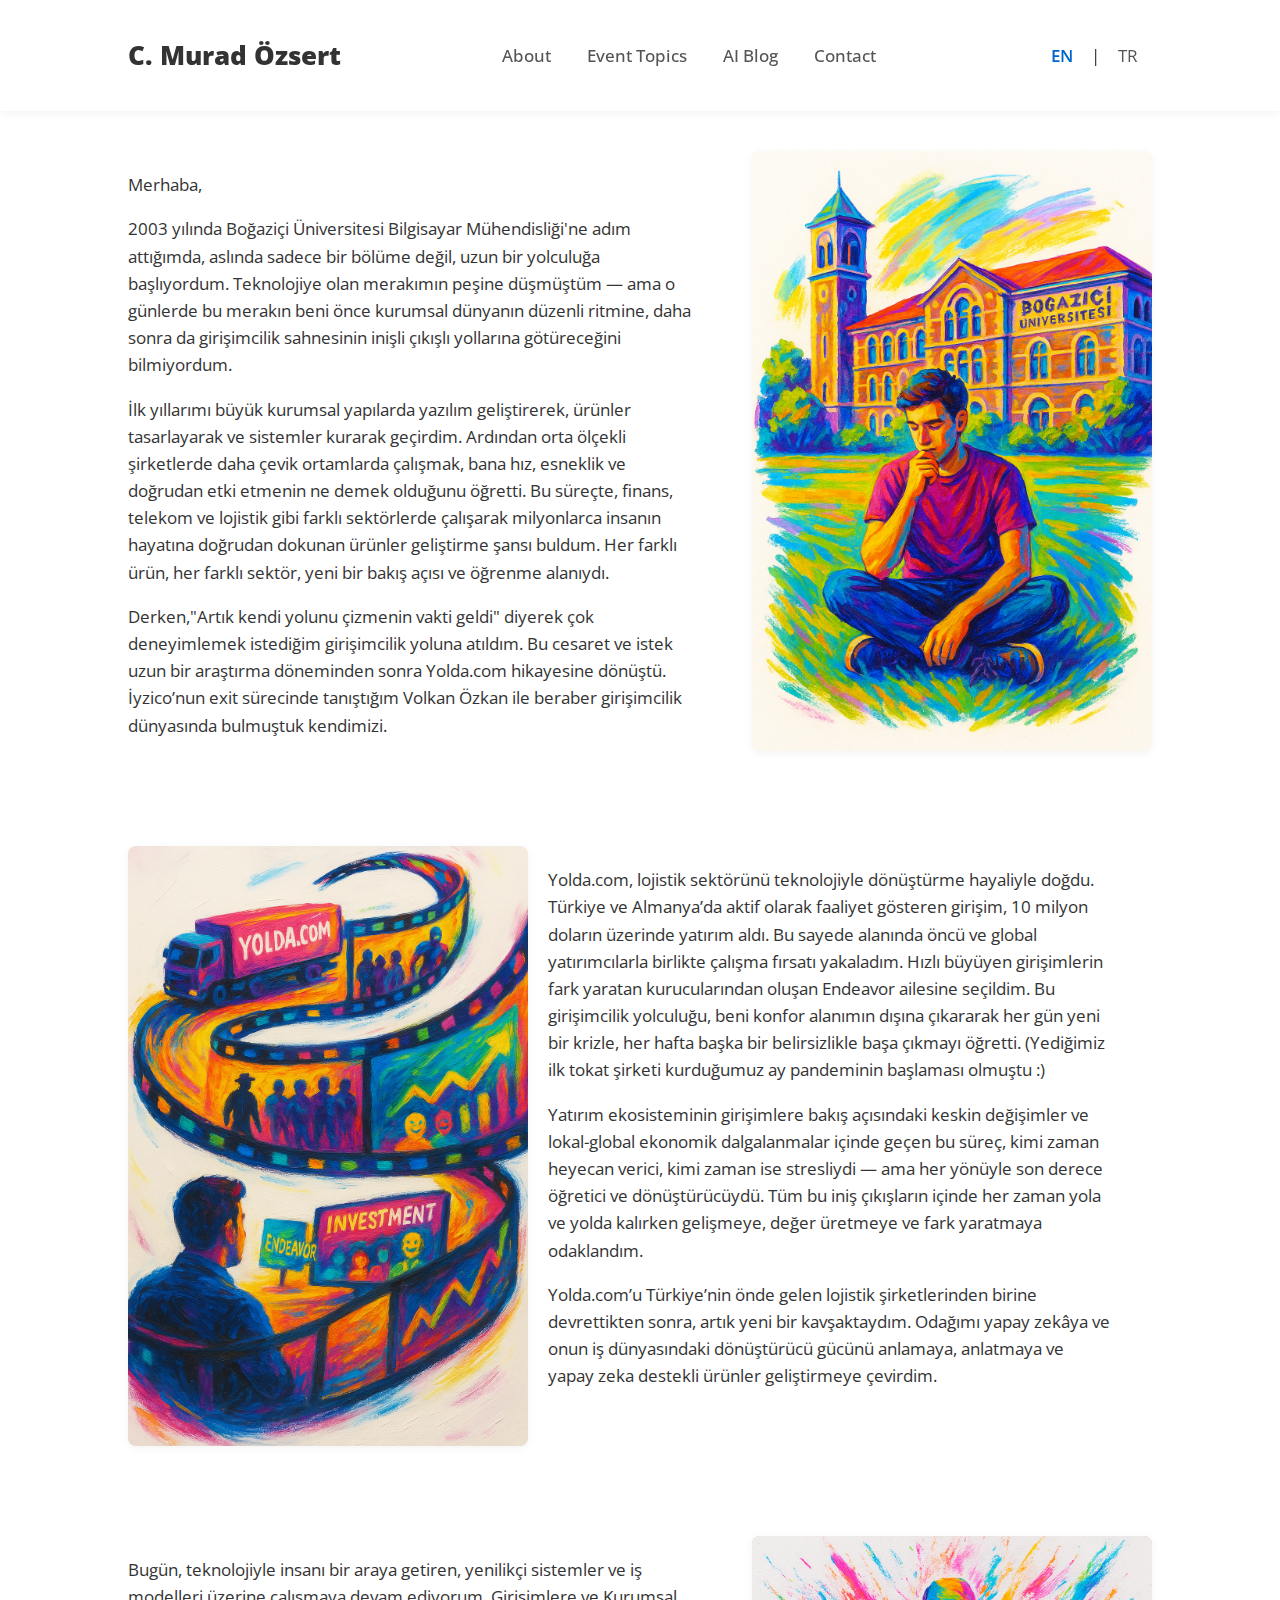
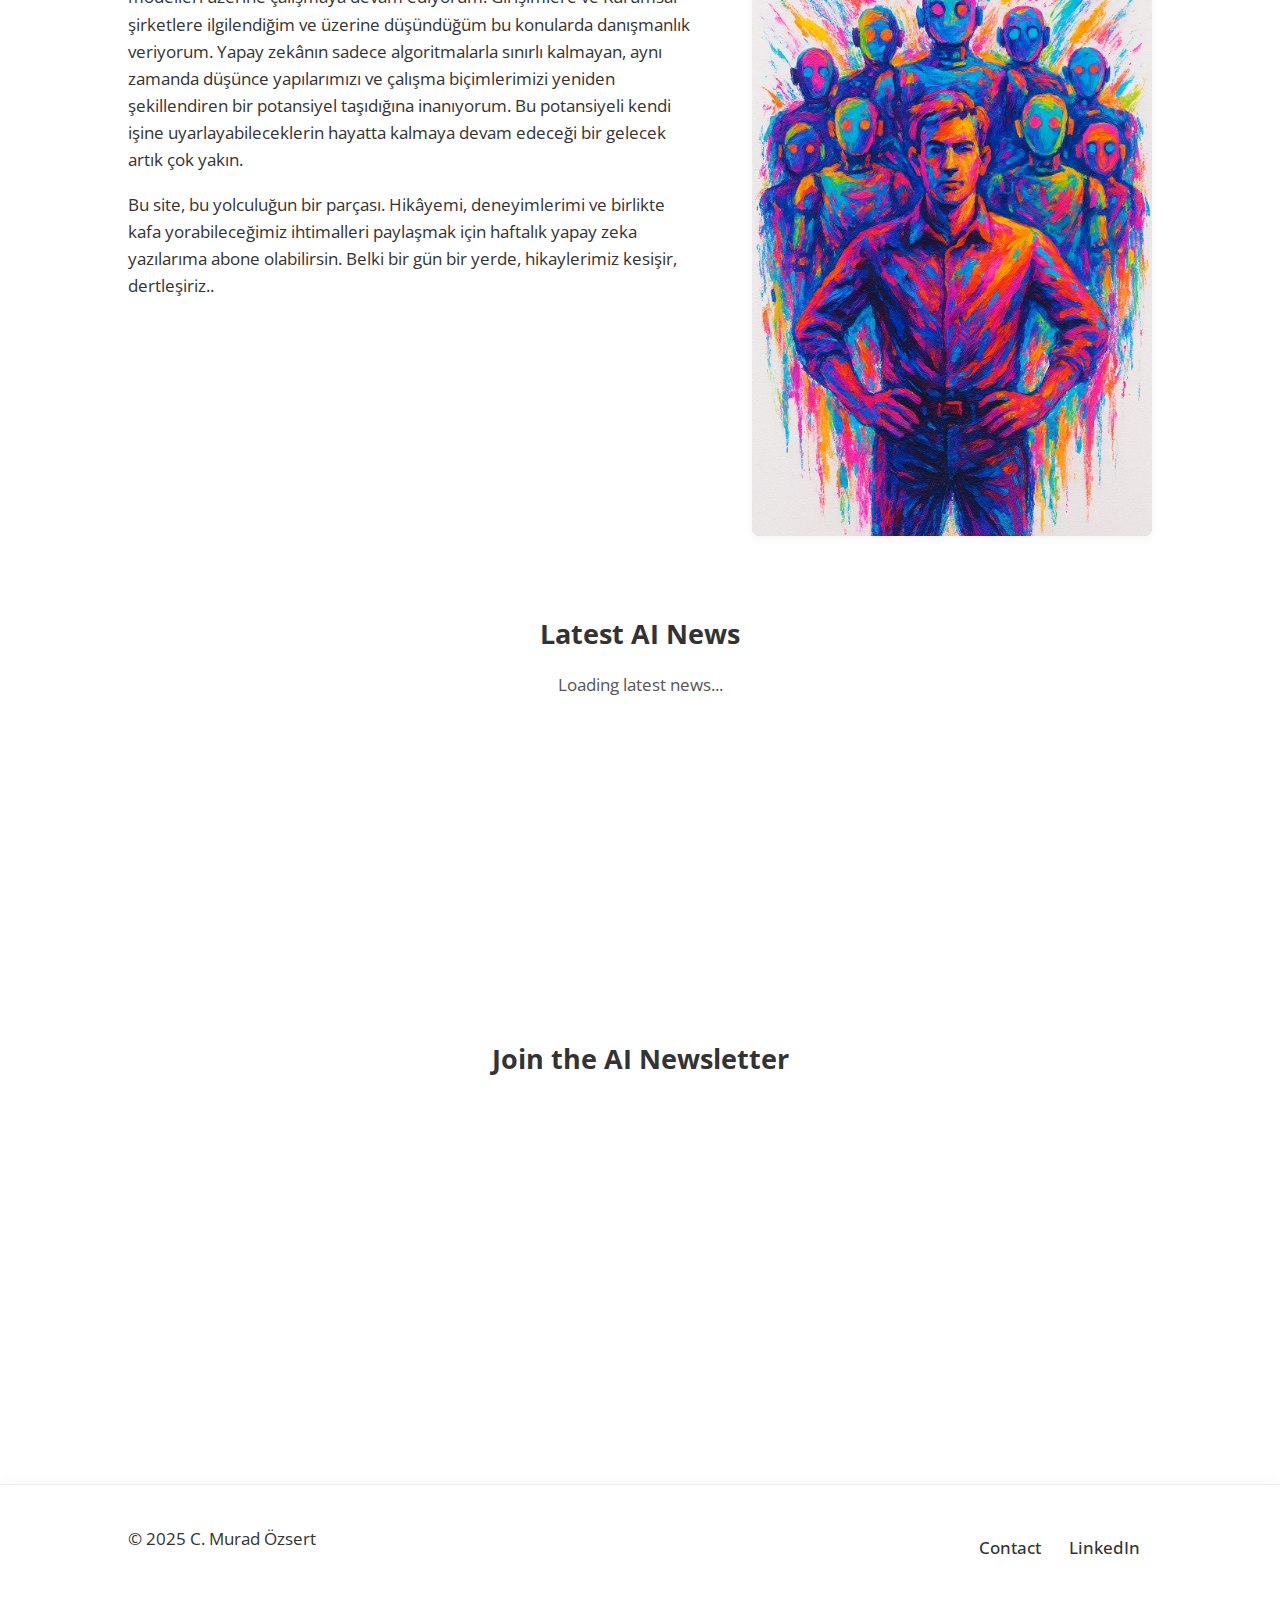
<file: about_en.html>
<!DOCTYPE html>
<html lang="en">
<head>
    <meta charset="UTF-8">
    <meta name="viewport" content="width=device-width, initial-scale=1.0">
    <meta name="description" content="Placeholder: Welcome to C. Murad Özsert's personal website. Learn more about..."> <!-- SEO: Update with real content -->

    <title>C. Murad Özsert - About</title> <!-- SEO: Title -->
    <link rel="icon" type="image/x-icon" href="favicon.ico">
    <link rel="stylesheet" href="style.css"> <!-- Link to CSS -->

    <!-- Optional Favicons -->
    <!-- <link rel="icon" href="/favicon.ico" sizes="any"> -->
</head>
<body>

    <header>
        <div class="container header-flex"> <!-- Flex container for layout -->
            <div class="logo">
                <!-- Link the logo/name to the home page of the current language -->
                <a href="index_en.html"><strong>C. Murad Özsert</strong></a>
            </div>
            <nav class="main-nav">
                <ul>
                    <!-- Update hrefs when other pages are created -->
                    <li><a href="about_en.html">About</a></li>
                    <li><a href="topics_en.html">Event Topics</a></li> 
                    <li><a href="blog_en.html">AI Blog</a></li> 
                    <li><a href="contact_en.html">Contact</a></li>
                </ul>
            </nav>
            <div class="language-toggle">
                <a href="index_en.html" class="lang-active">EN</a> | <a href="index_tr.html">TR</a>
            </div>
            <!-- Optional: Mobile Menu Button (hidden by default, shown on mobile via CSS) -->
            <!-- <button class="mobile-menu-toggle" aria-label="Open navigation menu">☰</button> -->
        </div>
    </header>

    <main>
        <!-- Section 1: Carousel () -->
        <section id="hero-carousel" aria-label="Introduction Carousel">
            <div class="container">
                <!-- Carousel Wrapper (for JS later) -->
                <div class="carousel-wrapper">
                    <!-- Slide 1 -->
                    <div class="carousel-slide active-slide">
                        <div class="slide-grid"> <!-- Use Grid or Flexbox for 2 columns -->
                            <div class="content-box">
                                <h2></h2>
                                <p>Merhaba,</p>
                                <p>2003 yılında Boğaziçi Üniversitesi Bilgisayar Mühendisliği'ne adım attığımda, aslında sadece bir bölüme değil, uzun bir yolculuğa başlıyordum. Teknolojiye olan merakımın peşine düşmüştüm — ama o günlerde bu merakın beni önce kurumsal dünyanın düzenli ritmine, daha sonra da girişimcilik sahnesinin inişli çıkışlı yollarına götüreceğini bilmiyordum.</p>
                                <p>İlk yıllarımı büyük kurumsal yapılarda yazılım geliştirerek, ürünler tasarlayarak ve sistemler kurarak geçirdim. Ardından orta ölçekli şirketlerde daha çevik ortamlarda çalışmak, bana hız, esneklik ve doğrudan etki etmenin ne demek olduğunu öğretti. Bu süreçte, finans, telekom ve lojistik gibi farklı sektörlerde çalışarak milyonlarca insanın hayatına doğrudan dokunan ürünler geliştirme şansı buldum. Her farklı ürün, her farklı sektör, yeni bir bakış açısı ve öğrenme alanıydı.</p>
                            <p>Derken,"Artık kendi yolunu çizmenin vakti geldi" diyerek çok deneyimlemek istediğim girişimcilik yoluna atıldım. Bu cesaret ve istek uzun bir araştırma döneminden sonra  Yolda.com hikayesine dönüştü. İyzico’nun exit sürecinde tanıştığım Volkan Özkan ile beraber girişimcilik dünyasında bulmuştuk kendimizi. </p>
                                <!-- Add more content as needed -->
                            </div>
                            <div class="photo-box">
                                <img src="assets/About_1.png" alt="Placeholder for personal photograph" style="width:100%; max-width:400px; height:auto; background:#ccc;">
                            </div>
                        </div>
                    </div>
                    <!-- Add more <div class="carousel-slide">...</div> elements here for more slides later -->
                </div>
                 <!-- Optional: Carousel controls (dots/arrows) - need JS -->
                 <!-- <div class="carousel-controls"> -->
                 <!--   <button class="prev">Prev</button> -->
                 <!--   <button class="next">Next</button> -->
                 <!-- </div> -->
            </div>
        </section>

        <!-- Section 2: Carousel () -->
        <section id="hero-carousel" aria-label="Introduction Carousel">
            <div class="container">
                <!-- Carousel Wrapper (for JS later) -->
                <div class="carousel-wrapper">
                    <!-- Slide 1 -->
                    <div class="carousel-slide active-slide">
                        <div class="slide-grid"> <!-- Use Grid or Flexbox for 2 columns -->
                            <div class="photo-box">
                                <img src="assets/About_2.jpg" alt="Placeholder for personal photograph" style="width:100%; max-width:400px; height:auto; background:#ccc;">
                            </div>
                            <div class="content-box">
                                <h2></h2>
                                <p>Yolda.com, lojistik sektörünü teknolojiyle dönüştürme hayaliyle doğdu. Türkiye ve Almanya’da aktif olarak faaliyet gösteren girişim, 10 milyon doların üzerinde yatırım aldı. Bu sayede alanında öncü ve global yatırımcılarla birlikte çalışma fırsatı yakaladım. Hızlı büyüyen girişimlerin fark yaratan kurucularından oluşan Endeavor ailesine seçildim. Bu girişimcilik yolculuğu, beni konfor alanımın dışına çıkararak her gün yeni bir krizle, her hafta başka bir belirsizlikle başa çıkmayı öğretti.  (Yediğimiz ilk tokat şirketi kurduğumuz ay pandeminin başlaması olmuştu :) </p>
                                <p>Yatırım ekosisteminin girişimlere bakış açısındaki keskin değişimler ve lokal-global ekonomik dalgalanmalar içinde geçen bu süreç, kimi zaman heyecan verici, kimi zaman ise stresliydi — ama her yönüyle son derece öğretici ve dönüştürücüydü. Tüm bu iniş çıkışların içinde her zaman yola ve yolda kalırken gelişmeye, değer üretmeye ve fark yaratmaya odaklandım.</p>
                                <p>Yolda.com’u Türkiye’nin önde gelen lojistik şirketlerinden birine devrettikten sonra, artık yeni bir kavşaktaydım. Odağımı yapay zekâya ve onun iş dünyasındaki dönüştürücü gücünü anlamaya, anlatmaya ve yapay zeka destekli ürünler geliştirmeye çevirdim. </p>
                                <!-- Add more content as needed -->
                            </div>
                           
                        </div>
                    </div>
                    <!-- Add more <div class="carousel-slide">...</div> elements here for more slides later -->
                </div>
                 <!-- Optional: Carousel controls (dots/arrows) - need JS -->
                 <!-- <div class="carousel-controls"> -->
                 <!--   <button class="prev">Prev</button> -->
                 <!--   <button class="next">Next</button> -->
                 <!-- </div> -->
            </div>
        </section>

         <!-- Section 3: Carousel () -->
        <section id="hero-carousel" aria-label="Introduction Carousel">
            <div class="container">
                <!-- Carousel Wrapper (for JS later) -->
                <div class="carousel-wrapper">
                    <!-- Slide 1 -->
                    <div class="carousel-slide active-slide">
                        <div class="slide-grid"> <!-- Use Grid or Flexbox for 2 columns -->

                            <div class="content-box">
                                <h2></h2>
                                <p>Bugün, teknolojiyle insanı bir araya getiren, yenilikçi sistemler ve iş modelleri üzerine çalışmaya devam ediyorum. Girişimlere ve Kurumsal şirketlere ilgilendiğim ve üzerine düşündüğüm bu konularda  danışmanlık veriyorum. Yapay zekânın sadece algoritmalarla sınırlı kalmayan, aynı zamanda düşünce yapılarımızı ve çalışma biçimlerimizi yeniden şekillendiren bir potansiyel taşıdığına inanıyorum. Bu potansiyeli kendi işine uyarlayabileceklerin hayatta kalmaya devam edeceği bir gelecek artık çok yakın.  </p>
                                <p>Bu site, bu yolculuğun bir parçası. Hikâyemi, deneyimlerimi ve birlikte kafa yorabileceğimiz ihtimalleri paylaşmak için haftalık yapay zeka yazılarıma abone olabilirsin. Belki bir gün bir yerde, hikaylerimiz kesişir, dertleşiriz..</p>
                                <!-- Add more content as needed -->
                            </div>
                            <div class="photo-box">
                                <img src="assets/About_3.png" alt="Placeholder for personal photograph" style="width:100%; max-width:400px; height:auto; background:#ccc;">
                            </div>
                        </div>
                    </div>
                    <!-- Add more <div class="carousel-slide">...</div> elements here for more slides later -->
                </div>
                 <!-- Optional: Carousel controls (dots/arrows) - need JS -->
                 <!-- <div class="carousel-controls"> -->
                 <!--   <button class="prev">Prev</button> -->
                 <!--   <button class="next">Next</button> -->
                 <!-- </div> -->
            </div>
        </section>


        <!-- Section 2: Latest AI News -->
        <section id="latest-ai-news" class="container">
            <h2>Latest AI News</h2>
            <ul id="ai-news-list">
                <p>Loading latest news...</p> <!-- Placeholder text -->
            </ul>
        </section>

        <!-- Section 3: Substack Subscribe -->
        <section id="substack-subscribe" class="container text-center"> <!-- Added text-center for potential centering -->
             <h2>Join the AI Newsletter</h2> <!-- English version of "AI Bülten'e Üye Ol" -->
             <div class="substack-embed-wrapper">
                <!-- The iframe provided by the user -->
                <iframe src="https://yapayzeka101.substack.com/embed" width="400" height="320" style="background:white; max-width: 100%;" frameborder="0" scrolling="no" title="Subscribe to Yapay Zeka 101 Newsletter"></iframe>
             </div>
        </section>

    </main>

    <footer>
        <div class="container footer-flex"> <!-- Flex container for layout -->
            <div class="copyright">
                <p>© 2025 C. Murad Özsert</p> <!-- Wireframe says 2025, adjust if needed -->
            </div>
            <div class="footer-links">
                <a href="contact_en.html">Contact</a> <!-- Link to Contact page -->
                <a href="YOUR_LINKEDIN_URL_HERE" target="_blank" rel="noopener noreferrer">LinkedIn</a> <!-- Add your real LinkedIn URL -->
                <!-- Add X/Twitter link if desired -->
                <!-- <a href="YOUR_X_URL_HERE" target="_blank" rel="noopener noreferrer">X</a> -->
            </div>
        </div>
    </footer>

    <!-- Link JavaScript file -->
    <script src="script.js"></script>
</body>
</html>
</file>
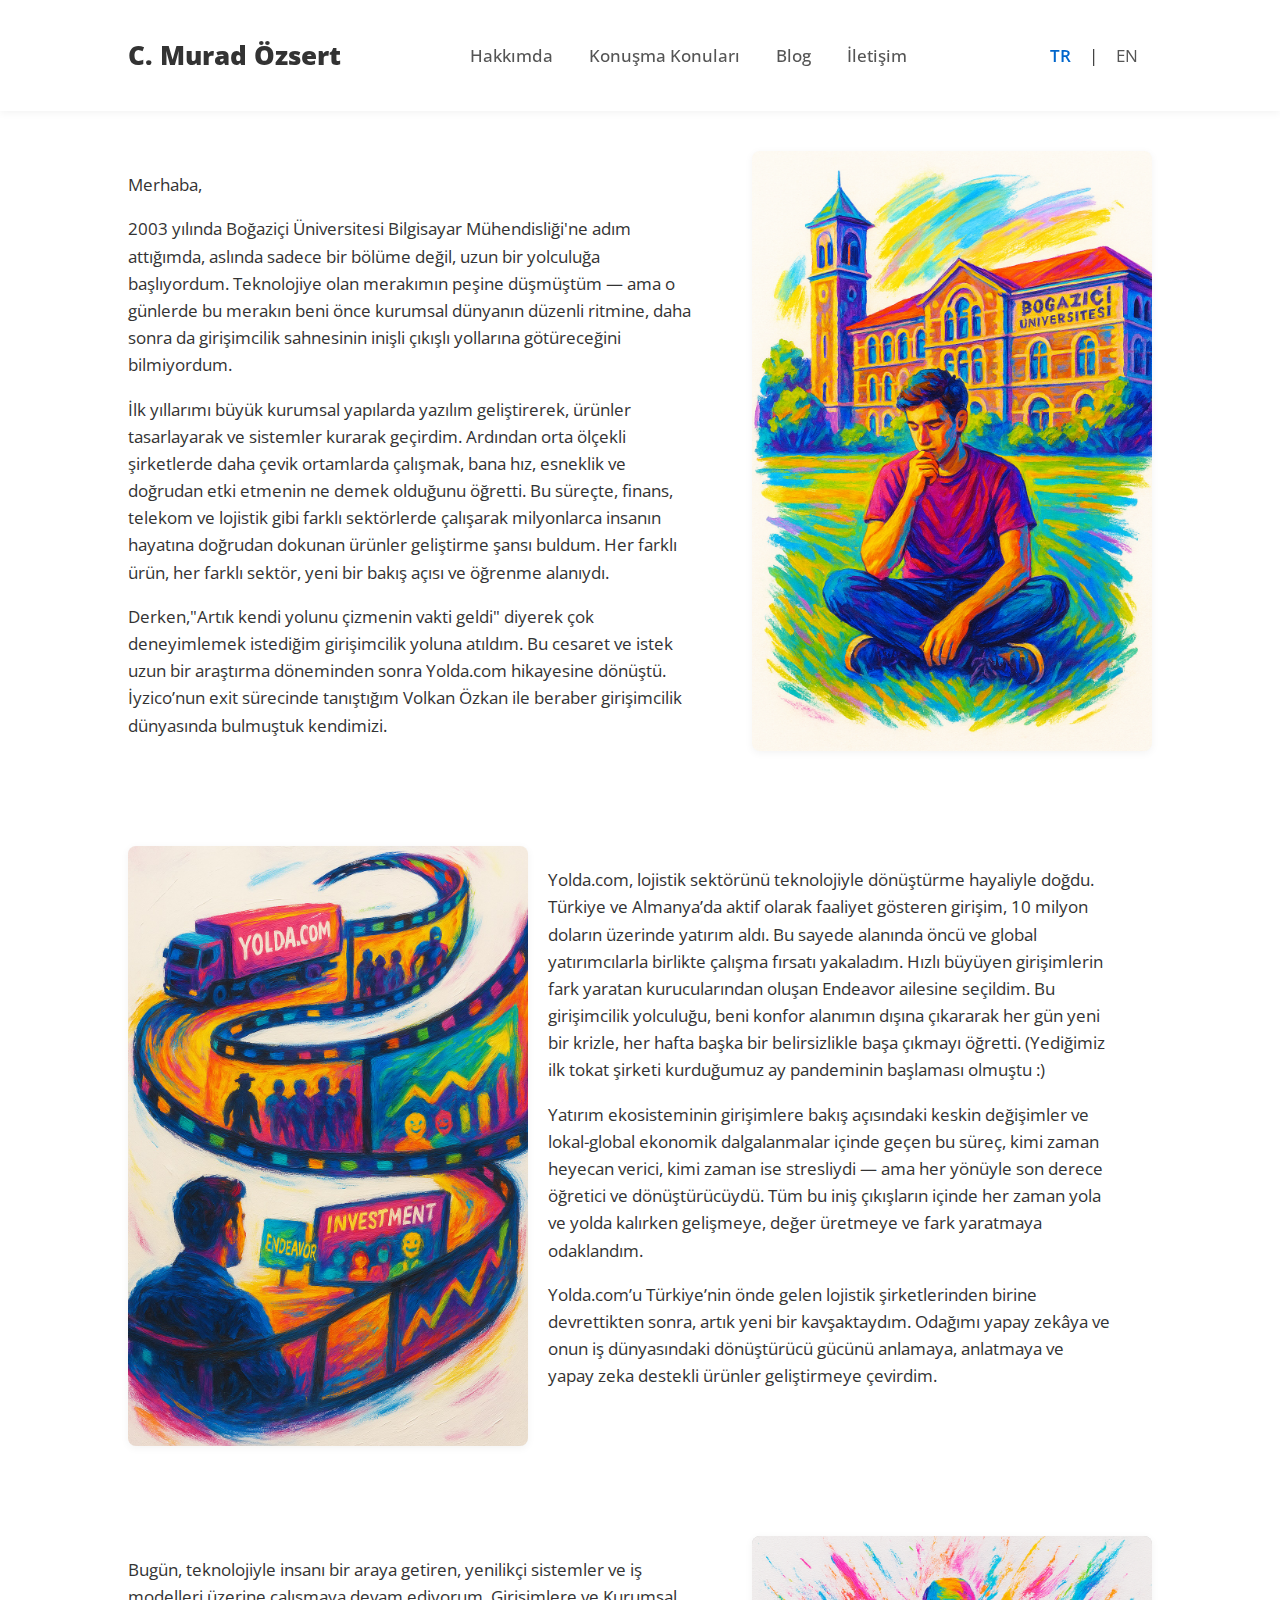
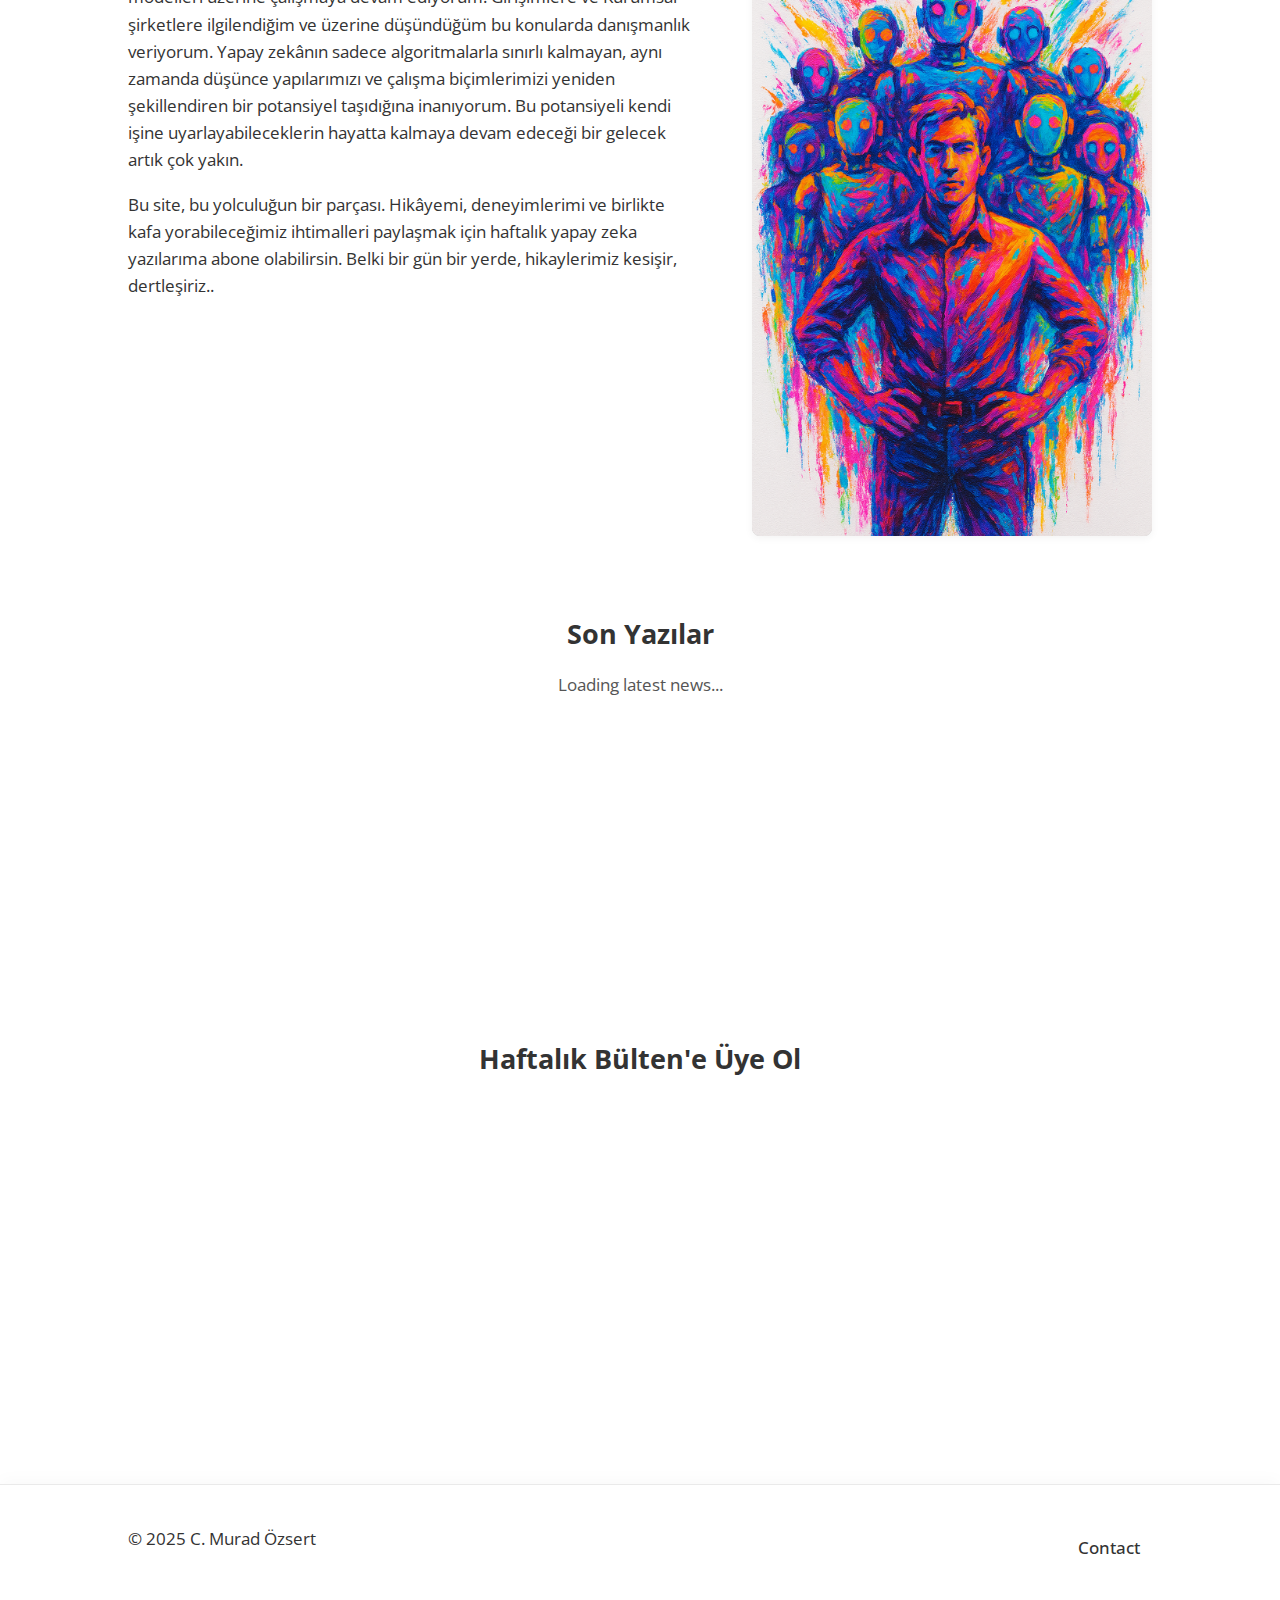
<file: about_tr.html>
<!DOCTYPE html>
<html lang="en">
<head>
    <meta charset="UTF-8">
    <meta name="viewport" content="width=device-width, initial-scale=1.0">
    <meta name="description" content="Placeholder: Welcome to C. Murad Özsert's personal website. Learn more about..."> <!-- SEO: Update with real content -->

    <title>C. Murad Özsert - About</title> <!-- SEO: Title -->
    <link rel="icon" type="image/x-icon" href="favicon.ico">
    <link rel="stylesheet" href="style.css"> <!-- Link to CSS -->

    <!-- Optional Favicons -->
    <!-- <link rel="icon" href="/favicon.ico" sizes="any"> -->
</head>
<body>

    <header>
        <div class="container header-flex"> <!-- Flex container for layout -->
            <div class="logo">
                <!-- Link the logo/name to the home page of the current language -->
                <a href="index_tr.html"><strong>C. Murad Özsert</strong></a>
            </div>
            <nav class="main-nav">
                <ul>
                    <!-- Update hrefs when other pages are created -->
                    <li><a href="about_tr.html">Hakkımda</a></li>
                    <li><a href="topics_tr.html">Konuşma Konuları</a></li> 
                    <li><a href="blog_tr.html">Blog</a></li> 
                    <li><a href="contact_tr.html">İletişim</a></li>
                </ul>
            </nav>
            <div class="language-toggle">
                <a href="index_tr.html" class="lang-active">TR</a> | <a href="index_en.html">EN</a>
            </div>
            <!-- Optional: Mobile Menu Button (hidden by default, shown on mobile via CSS) -->
            <!-- <button class="mobile-menu-toggle" aria-label="Open navigation menu">☰</button> -->
        </div>
    </header>

    <main>
        <!-- Section 1: Carousel () -->
        <section id="hero-carousel" aria-label="Introduction Carousel">
            <div class="container">
                <!-- Carousel Wrapper (for JS later) -->
                <div class="carousel-wrapper">
                    <!-- Slide 1 -->
                    <div class="carousel-slide active-slide">
                        <div class="slide-grid"> <!-- Use Grid or Flexbox for 2 columns -->
                            <div class="content-box">
                                <h2></h2>
                                <p>Merhaba,</p>
                                <p>2003 yılında Boğaziçi Üniversitesi Bilgisayar Mühendisliği'ne adım attığımda, aslında sadece bir bölüme değil, uzun bir yolculuğa başlıyordum. Teknolojiye olan merakımın peşine düşmüştüm — ama o günlerde bu merakın beni önce kurumsal dünyanın düzenli ritmine, daha sonra da girişimcilik sahnesinin inişli çıkışlı yollarına götüreceğini bilmiyordum.</p>
                                <p>İlk yıllarımı büyük kurumsal yapılarda yazılım geliştirerek, ürünler tasarlayarak ve sistemler kurarak geçirdim. Ardından orta ölçekli şirketlerde daha çevik ortamlarda çalışmak, bana hız, esneklik ve doğrudan etki etmenin ne demek olduğunu öğretti. Bu süreçte, finans, telekom ve lojistik gibi farklı sektörlerde çalışarak milyonlarca insanın hayatına doğrudan dokunan ürünler geliştirme şansı buldum. Her farklı ürün, her farklı sektör, yeni bir bakış açısı ve öğrenme alanıydı.</p>
                            <p>Derken,"Artık kendi yolunu çizmenin vakti geldi" diyerek çok deneyimlemek istediğim girişimcilik yoluna atıldım. Bu cesaret ve istek uzun bir araştırma döneminden sonra  Yolda.com hikayesine dönüştü. İyzico’nun exit sürecinde tanıştığım Volkan Özkan ile beraber girişimcilik dünyasında bulmuştuk kendimizi. </p>
                                <!-- Add more content as needed -->
                            </div>
                            <div class="photo-box">
                                <img src="assets/About_1.png" alt="Placeholder for personal photograph" style="width:100%; max-width:400px; height:auto; background:#ccc;">
                            </div>
                        </div>
                    </div>
                    <!-- Add more <div class="carousel-slide">...</div> elements here for more slides later -->
                </div>
                 <!-- Optional: Carousel controls (dots/arrows) - need JS -->
                 <!-- <div class="carousel-controls"> -->
                 <!--   <button class="prev">Prev</button> -->
                 <!--   <button class="next">Next</button> -->
                 <!-- </div> -->
            </div>
        </section>

        <!-- Section 2: Carousel () -->
        <section id="hero-carousel" aria-label="Introduction Carousel">
            <div class="container">
                <!-- Carousel Wrapper (for JS later) -->
                <div class="carousel-wrapper">
                    <!-- Slide 1 -->
                    <div class="carousel-slide active-slide">
                        <div class="slide-grid"> <!-- Use Grid or Flexbox for 2 columns -->
                            <div class="photo-box">
                                <img src="assets/About_2.jpg" alt="Placeholder for personal photograph" style="width:100%; max-width:400px; height:auto; background:#ccc;">
                            </div>
                            <div class="content-box">
                                <h2></h2>
                                <p>Yolda.com, lojistik sektörünü teknolojiyle dönüştürme hayaliyle doğdu. Türkiye ve Almanya’da aktif olarak faaliyet gösteren girişim, 10 milyon doların üzerinde yatırım aldı. Bu sayede alanında öncü ve global yatırımcılarla birlikte çalışma fırsatı yakaladım. Hızlı büyüyen girişimlerin fark yaratan kurucularından oluşan Endeavor ailesine seçildim. Bu girişimcilik yolculuğu, beni konfor alanımın dışına çıkararak her gün yeni bir krizle, her hafta başka bir belirsizlikle başa çıkmayı öğretti.  (Yediğimiz ilk tokat şirketi kurduğumuz ay pandeminin başlaması olmuştu :) </p>
                                <p>Yatırım ekosisteminin girişimlere bakış açısındaki keskin değişimler ve lokal-global ekonomik dalgalanmalar içinde geçen bu süreç, kimi zaman heyecan verici, kimi zaman ise stresliydi — ama her yönüyle son derece öğretici ve dönüştürücüydü. Tüm bu iniş çıkışların içinde her zaman yola ve yolda kalırken gelişmeye, değer üretmeye ve fark yaratmaya odaklandım.</p>
                                <p>Yolda.com’u Türkiye’nin önde gelen lojistik şirketlerinden birine devrettikten sonra, artık yeni bir kavşaktaydım. Odağımı yapay zekâya ve onun iş dünyasındaki dönüştürücü gücünü anlamaya, anlatmaya ve yapay zeka destekli ürünler geliştirmeye çevirdim. </p>
                                <!-- Add more content as needed -->
                            </div>
                           
                        </div>
                    </div>
                    <!-- Add more <div class="carousel-slide">...</div> elements here for more slides later -->
                </div>
                 <!-- Optional: Carousel controls (dots/arrows) - need JS -->
                 <!-- <div class="carousel-controls"> -->
                 <!--   <button class="prev">Prev</button> -->
                 <!--   <button class="next">Next</button> -->
                 <!-- </div> -->
            </div>
        </section>

         <!-- Section 3: Carousel () -->
        <section id="hero-carousel" aria-label="Introduction Carousel">
            <div class="container">
                <!-- Carousel Wrapper (for JS later) -->
                <div class="carousel-wrapper">
                    <!-- Slide 1 -->
                    <div class="carousel-slide active-slide">
                        <div class="slide-grid"> <!-- Use Grid or Flexbox for 2 columns -->

                            <div class="content-box">
                                <h2></h2>
                                <p>Bugün, teknolojiyle insanı bir araya getiren, yenilikçi sistemler ve iş modelleri üzerine çalışmaya devam ediyorum. Girişimlere ve Kurumsal şirketlere ilgilendiğim ve üzerine düşündüğüm bu konularda  danışmanlık veriyorum. Yapay zekânın sadece algoritmalarla sınırlı kalmayan, aynı zamanda düşünce yapılarımızı ve çalışma biçimlerimizi yeniden şekillendiren bir potansiyel taşıdığına inanıyorum. Bu potansiyeli kendi işine uyarlayabileceklerin hayatta kalmaya devam edeceği bir gelecek artık çok yakın.  </p>
                                <p>Bu site, bu yolculuğun bir parçası. Hikâyemi, deneyimlerimi ve birlikte kafa yorabileceğimiz ihtimalleri paylaşmak için haftalık yapay zeka yazılarıma abone olabilirsin. Belki bir gün bir yerde, hikaylerimiz kesişir, dertleşiriz..</p>
                                <!-- Add more content as needed -->
                            </div>
                            <div class="photo-box">
                                <img src="assets/About_3.png" alt="Placeholder for personal photograph" style="width:100%; max-width:400px; height:auto; background:#ccc;">
                            </div>
                        </div>
                    </div>
                    <!-- Add more <div class="carousel-slide">...</div> elements here for more slides later -->
                </div>
                 <!-- Optional: Carousel controls (dots/arrows) - need JS -->
                 <!-- <div class="carousel-controls"> -->
                 <!--   <button class="prev">Prev</button> -->
                 <!--   <button class="next">Next</button> -->
                 <!-- </div> -->
            </div>
        </section>


        <!-- Section 2: Latest AI News -->
        <section id="latest-ai-news" class="container">
            <h2>Son Yazılar</h2>
            <ul id="ai-news-list">
                <p>Loading latest news...</p> <!-- Placeholder text -->
            </ul>
        </section>

        <!-- Section 3: Substack Subscribe -->
        <section id="substack-subscribe" class="container text-center"> <!-- Added text-center for potential centering -->
             <h2>Haftalık Bülten'e Üye Ol</h2> <!-- English version of "AI Bülten'e Üye Ol" -->
             <div class="substack-embed-wrapper">
                <!-- The iframe provided by the user -->
                <iframe src="https://yapayzeka101.substack.com/embed" width="400" height="320" style="background:white; max-width: 100%;" frameborder="0" scrolling="no" title="Subscribe to Yapay Zeka 101 Newsletter"></iframe>
             </div>
        </section>

    </main>

    <footer>
        <div class="container footer-flex"> <!-- Flex container for layout -->
            <div class="copyright">
                <p>© 2025 C. Murad Özsert</p> <!-- Wireframe says 2025, adjust if needed -->
            </div>
            <div class="footer-links">
                <a href="contact_tr.html">Contact</a> <!-- Link to Contact page -->
            </div>
        </div>
    </footer>

    <!-- Link JavaScript file -->
    <script src="script.js"></script>
</body>
</html>
</file>
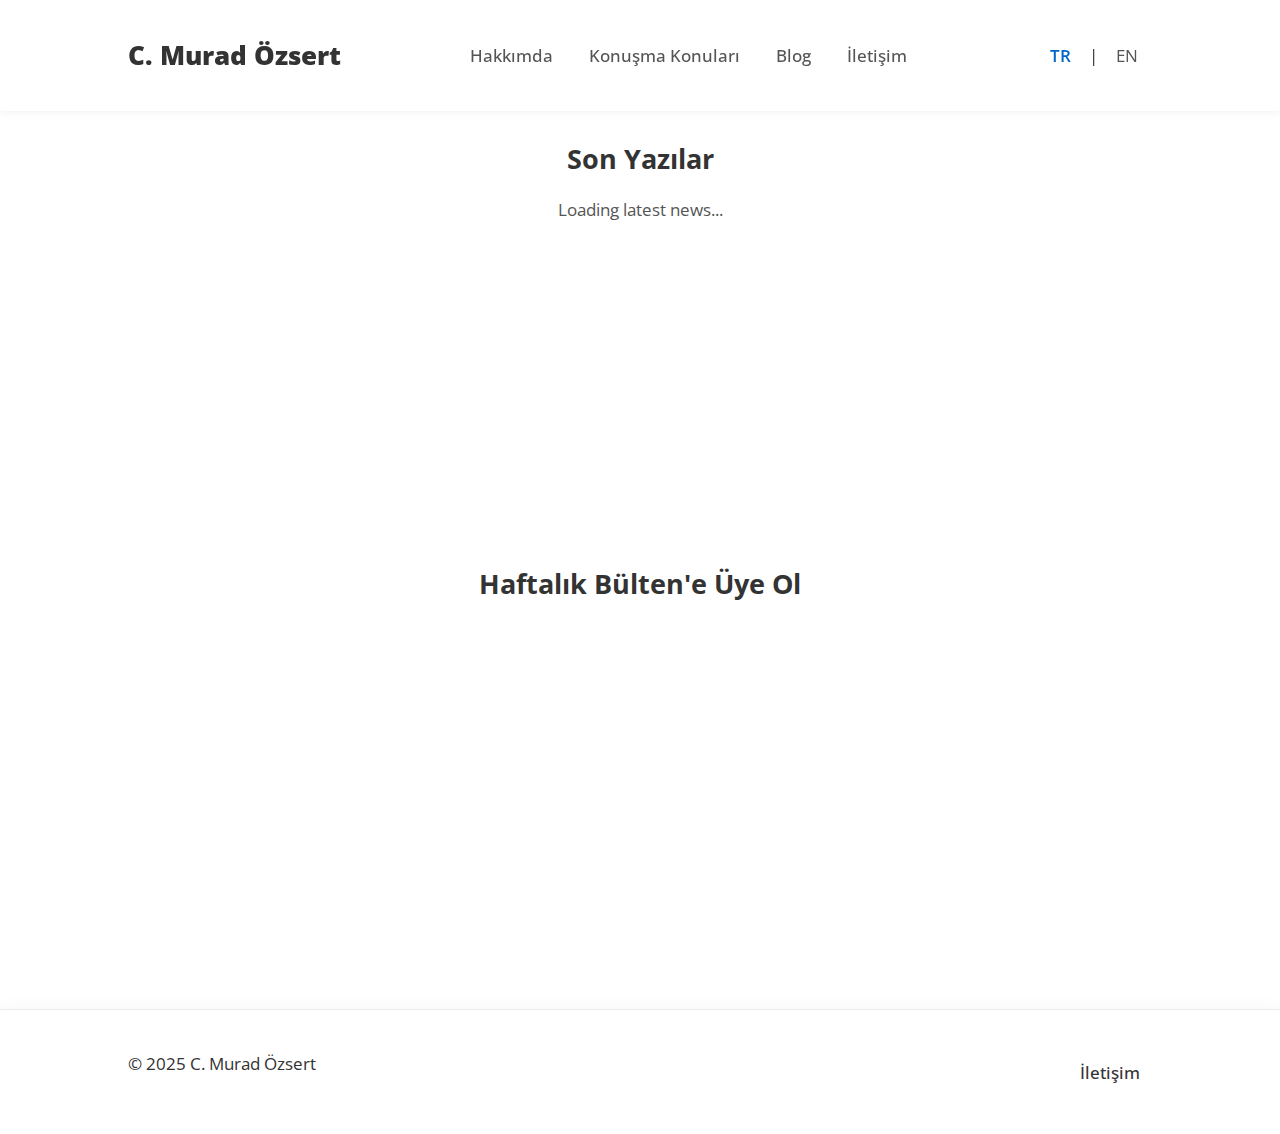
<file: blog_tr.html>
<!DOCTYPE html>
<html lang="en">
<head>
    <meta charset="UTF-8">
    <meta name="viewport" content="width=device-width, initial-scale=1.0">
    <meta name="description" content="Placeholder: Welcome to C. Murad Özsert's personal website. Learn more about..."> <!-- SEO: Update with real content -->

    <title>C. Murad Özsert - Home</title> <!-- SEO: Title -->
    <link rel="icon" type="image/x-icon" href="favicon.ico">
    <link rel="stylesheet" href="style.css"> <!-- Link to CSS -->

    <!-- Optional Favicons -->
    <!-- <link rel="icon" href="/favicon.ico" sizes="any"> -->
</head>
<body>

    <header>
        <div class="container header-flex"> <!-- Flex container for layout -->
            <div class="logo">
                <!-- Link the logo/name to the home page of the current language -->
                <a href="index_tr.html"><strong>C. Murad Özsert</strong></a>
            </div>
            <nav class="main-nav">
                <ul>
                    <!-- Update hrefs when other pages are created -->
                    <li><a href="about_tr.html">Hakkımda</a></li>
                    <li><a href="topics_tr.html">Konuşma Konuları</a></li> 
                    <li><a href="blog_tr.html">Blog</a></li> 
                    <li><a href="contact_tr.html">İletişim</a></li>
                </ul>
            </nav>
            <div class="language-toggle">
                <a href="index_tr.html" class="lang-active">TR</a> | <a href="index_en.html">EN</a>
            </div>
            <!-- Optional: Mobile Menu Button (hidden by default, shown on mobile via CSS) -->
            <!-- <button class="mobile-menu-toggle" aria-label="Open navigation menu">☰</button> -->
        </div>
    </header>

    <main>
        <!-- Section 2: Latest AI News -->
        <section id="latest-ai-news" class="container">
            <h2>Son Yazılar</h2>
            <ul id="ai-news-list">
                <p>Loading latest news...</p> <!-- Placeholder text -->
            </ul>
        </section>

        <!-- Section 3: Substack Subscribe -->
        <section id="substack-subscribe" class="container text-center"> <!-- Added text-center for potential centering -->
             <h2>Haftalık Bülten'e Üye Ol</h2> <!-- English version of "AI Bülten'e Üye Ol" -->
             <div class="substack-embed-wrapper">
                <!-- The iframe provided by the user -->
                <iframe src="https://yapayzeka101.substack.com/embed" width="400" height="320" style="background:white; max-width: 100%;" frameborder="0" scrolling="no" title="Subscribe to Yapay Zeka 101 Newsletter"></iframe>
             </div>
        </section>

    </main>

    <footer>
        <div class="container footer-flex"> <!-- Flex container for layout -->
            <div class="copyright">
                <p>© 2025 C. Murad Özsert</p> <!-- Wireframe says 2025, adjust if needed -->
            </div>
            <div class="footer-links">
                <a href="contact_tr.html">İletişim</a> <!-- Link to Contact page -->
            </div>
        </div>
    </footer>

    <!-- Link JavaScript file -->
    <script src="script.js"></script>
</body>
</html>
</file>
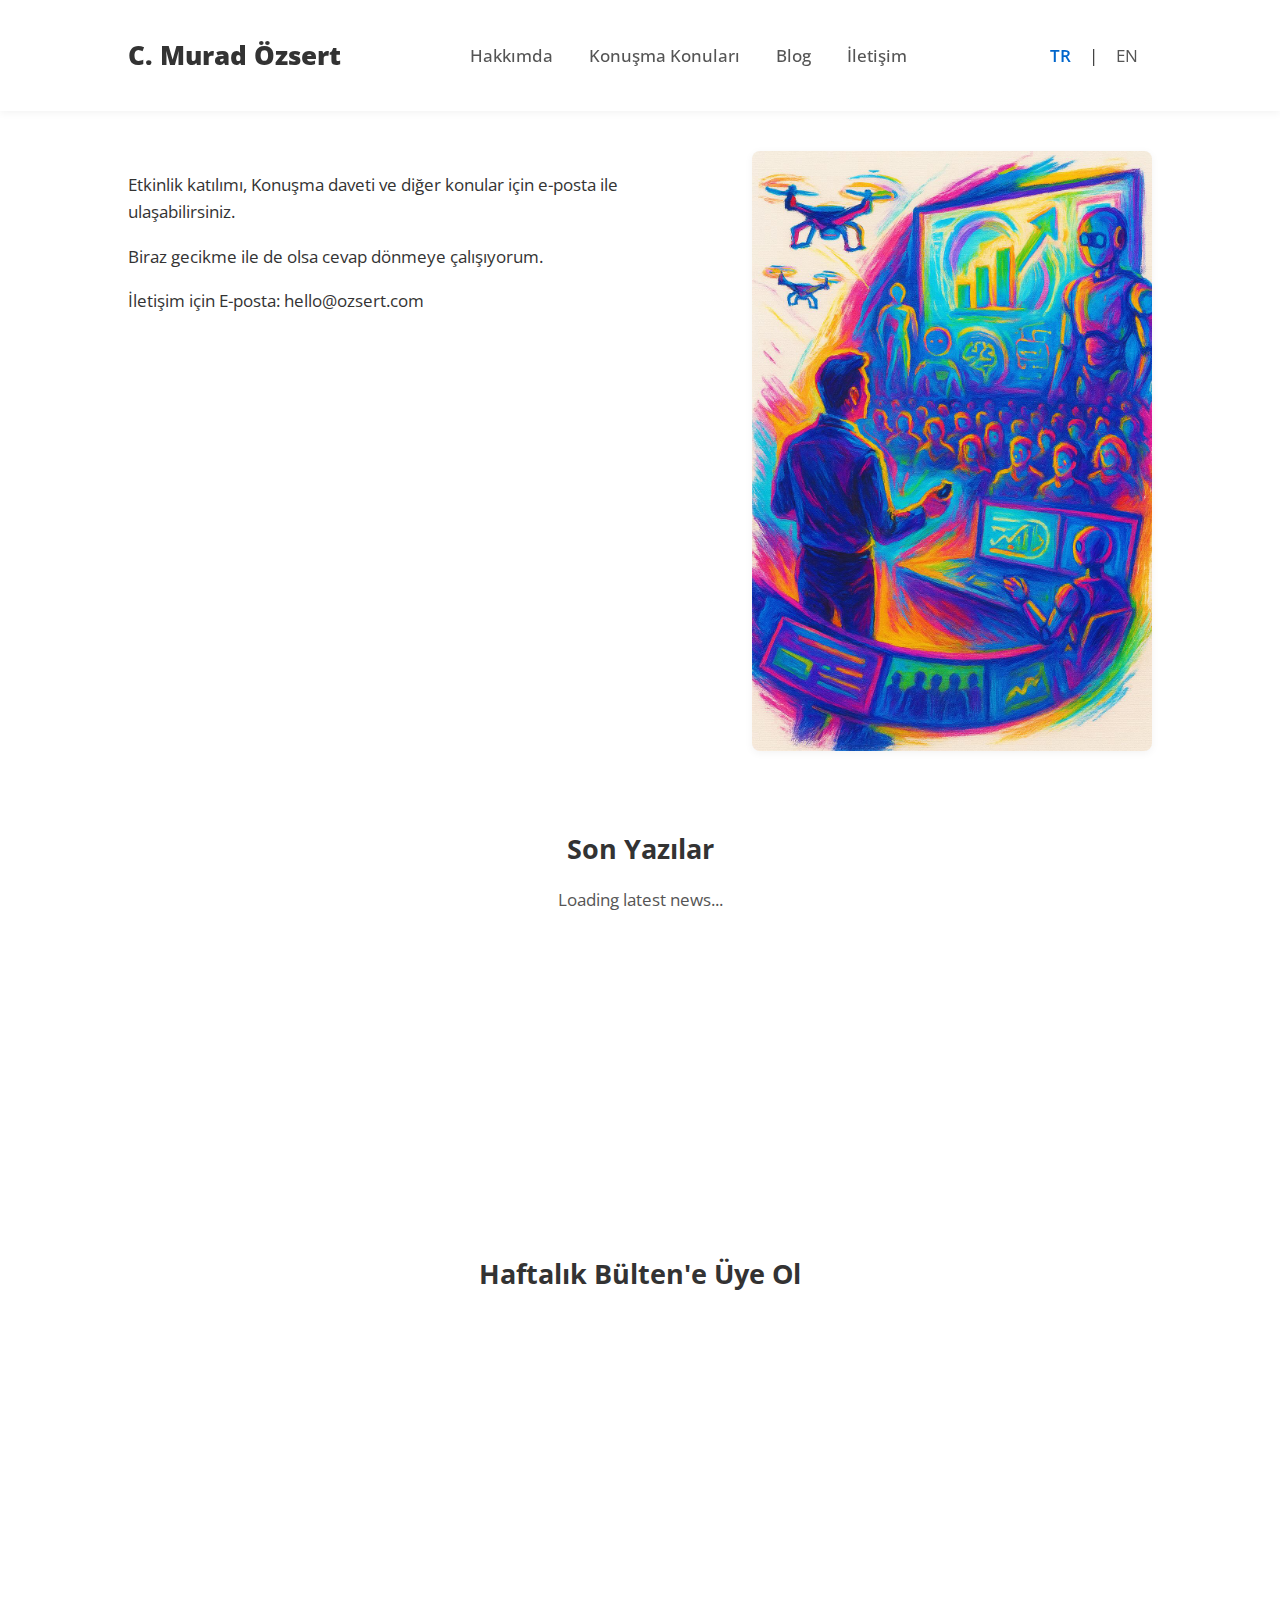
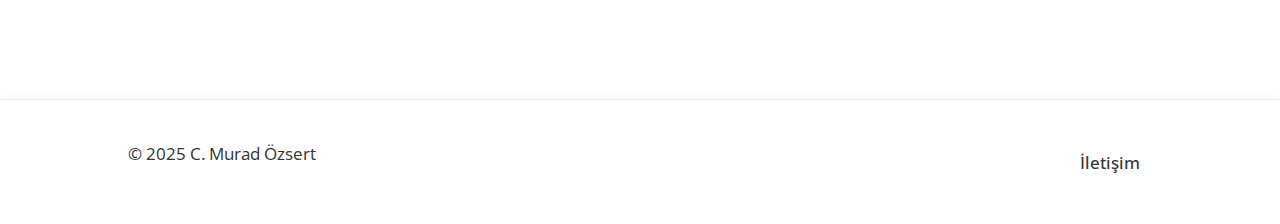
<file: contact_tr.html>
<!DOCTYPE html>
<html lang="en">
<head>
    <meta charset="UTF-8">
    <meta name="viewport" content="width=device-width, initial-scale=1.0">
    <meta name="description" content="Placeholder: Welcome to C. Murad Özsert's personal website. Learn more about..."> <!-- SEO: Update with real content -->

    <title>C. Murad Özsert - Home</title> <!-- SEO: Title -->
    <link rel="icon" type="image/x-icon" href="favicon.ico">
    <link rel="stylesheet" href="style.css"> <!-- Link to CSS -->

    <!-- Optional Favicons -->
    <!-- <link rel="icon" href="/favicon.ico" sizes="any"> -->
</head>
<body>

    <header>
        <div class="container header-flex"> <!-- Flex container for layout -->
            <div class="logo">
                <!-- Link the logo/name to the home page of the current language -->
                <a href="index_tr.html"><strong>C. Murad Özsert</strong></a>
            </div>
            <nav class="main-nav">
                <ul>
                    <!-- Update hrefs when other pages are created -->
                    <li><a href="about_tr.html">Hakkımda</a></li>
                    <li><a href="topics_tr.html">Konuşma Konuları</a></li> 
                    <li><a href="blog_tr.html">Blog</a></li> 
                    <li><a href="contact_tr.html">İletişim</a></li>
                </ul>
            </nav>
            <div class="language-toggle">
                <a href="index_tr.html" class="lang-active">TR</a> | <a href="index_en.html">EN</a>
            </div>
            <!-- Optional: Mobile Menu Button (hidden by default, shown on mobile via CSS) -->
            <!-- <button class="mobile-menu-toggle" aria-label="Open navigation menu">☰</button> -->
        </div>
    </header>

    <main>
 <!-- Section 1: Carousel (Structure for one slide) -->
        <section id="hero-carousel" aria-label="Introduction Carousel">
            <div class="container">
                <!-- Carousel Wrapper (for JS later) -->
                <div class="carousel-wrapper">
                    <!-- Slide 1 -->
                    <div class="carousel-slide active-slide">
                        <div class="slide-grid"> <!-- Use Grid or Flexbox for 2 columns -->
                            <div class="content-box">
                                <h2></h2>
                                <p>Etkinlik katılımı, Konuşma daveti ve diğer konular için e-posta ile ulaşabilirsiniz. </p>
                                <p>Biraz gecikme ile de olsa cevap dönmeye çalışıyorum. </p>
                                <p>İletişim için E-posta: hello@ozsert.com </p>
                                <!-- Add more content as needed -->
                            </div>
                            <div class="photo-box">
                                <img src="assets/Contact_1.jpg" alt="Placeholder for personal photograph" style="width:100%; max-width:400px; height:auto; background:#ccc;">
                            </div>
                        </div>
                    </div>
                    <!-- Add more <div class="carousel-slide">...</div> elements here for more slides later -->
                </div>
                 <!-- Optional: Carousel controls (dots/arrows) - need JS -->
                 <!-- <div class="carousel-controls"> -->
                 <!--   <button class="prev">Prev</button> -->
                 <!--   <button class="next">Next</button> -->
                 <!-- </div> -->
            </div>
        </section>

        <!-- Section 2: Latest AI News -->
        <section id="latest-ai-news" class="container">
            <h2>Son Yazılar</h2>
            <ul id="ai-news-list">
                <p>Loading latest news...</p> <!-- Placeholder text -->
            </ul>
        </section>

        <!-- Section 3: Substack Subscribe -->
        <section id="substack-subscribe" class="container text-center"> <!-- Added text-center for potential centering -->
             <h2>Haftalık Bülten'e Üye Ol</h2> <!-- English version of "AI Bülten'e Üye Ol" -->
             <div class="substack-embed-wrapper">
                <!-- The iframe provided by the user -->
                <iframe src="https://yapayzeka101.substack.com/embed" width="400" height="320" style="background:white; max-width: 100%;" frameborder="0" scrolling="no" title="Subscribe to Yapay Zeka 101 Newsletter"></iframe>
             </div>
        </section>

    </main>

    <footer>
        <div class="container footer-flex"> <!-- Flex container for layout -->
            <div class="copyright">
                <p>© 2025 C. Murad Özsert</p> <!-- Wireframe says 2025, adjust if needed -->
            </div>
            <div class="footer-links">
                <a href="contact_tr.html">İletişim</a> <!-- Link to Contact page -->
            </div>
        </div>
    </footer>

    <!-- Link JavaScript file -->
    <script src="script.js"></script>
</body>
</html>
</file>
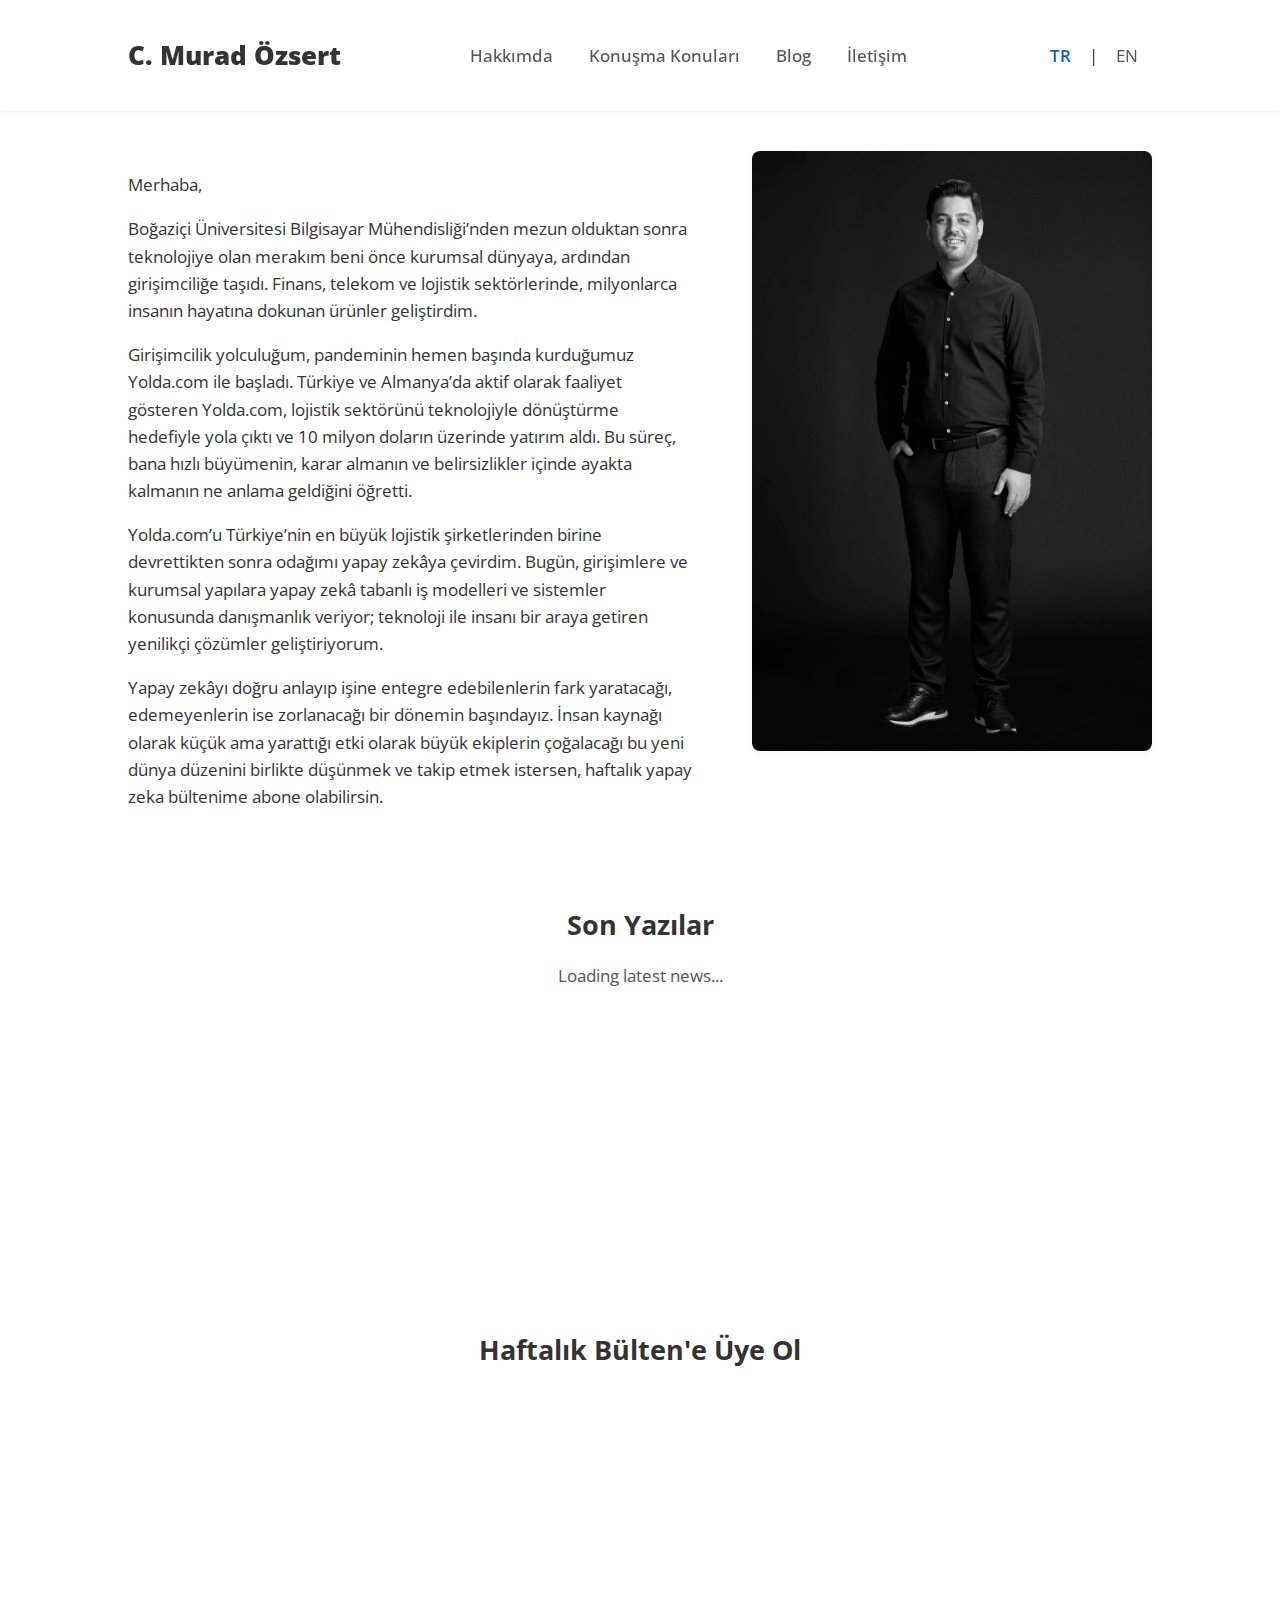
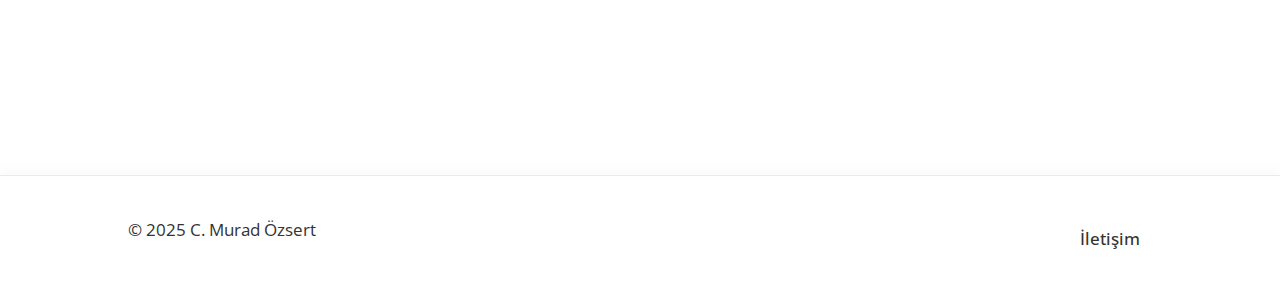
<file: index_tr.html>
<!DOCTYPE html>
<html lang="en">
<head>
    <meta charset="UTF-8">
    <meta name="viewport" content="width=device-width, initial-scale=1.0">
    <meta name="description" content="Placeholder: Welcome to C. Murad Özsert's personal website. Learn more about..."> <!-- SEO: Update with real content -->

    <title>C. Murad Özsert - Home</title> <!-- SEO: Title -->
    <link rel="icon" type="image/x-icon" href="favicon.ico">
    <link rel="stylesheet" href="style.css"> <!-- Link to CSS -->

    <!-- Optional Favicons -->
    <!-- <link rel="icon" href="/favicon.ico" sizes="any"> -->
</head>
<body>

    <header>
        <div class="container header-flex"> <!-- Flex container for layout -->
            <div class="logo">
                <!-- Link the logo/name to the home page of the current language -->
                <a href="index_tr.html"><strong>C. Murad Özsert</strong></a>
            </div>
            <nav class="main-nav">
                <ul>
                    <!-- Update hrefs when other pages are created -->
                    <li><a href="about_tr.html">Hakkımda</a></li>
                    <li><a href="topics_tr.html">Konuşma Konuları</a></li> 
                    <li><a href="blog_tr.html">Blog</a></li> 
                    <li><a href="contact_tr.html">İletişim</a></li>
                </ul>
            </nav>
            <div class="language-toggle">
                <a href="index_tr.html" class="lang-active">TR</a> | <a href="index_en.html">EN</a>
            </div>
            <!-- Optional: Mobile Menu Button (hidden by default, shown on mobile via CSS) -->
            <!-- <button class="mobile-menu-toggle" aria-label="Open navigation menu">☰</button> -->
        </div>
    </header>

    <main>
        <!-- Section 1: Carousel (Structure for one slide) -->
        <section id="hero-carousel" aria-label="Introduction Carousel">
            <div class="container">
                <!-- Carousel Wrapper (for JS later) -->
                <div class="carousel-wrapper">
                    <!-- Slide 1 -->
                    <div class="carousel-slide active-slide">
                        <div class="slide-grid"> <!-- Use Grid or Flexbox for 2 columns -->
                            <div class="content-box">
                                <h2></h2>
                                <p>Merhaba,</p>
                                <p>Boğaziçi Üniversitesi Bilgisayar Mühendisliği’nden mezun olduktan sonra teknolojiye olan merakım beni önce kurumsal dünyaya, ardından girişimciliğe taşıdı. Finans, telekom ve lojistik sektörlerinde, milyonlarca insanın hayatına dokunan ürünler geliştirdim.</p>
                                <p>Girişimcilik yolculuğum, pandeminin hemen başında kurduğumuz Yolda.com ile başladı. Türkiye ve Almanya’da aktif olarak faaliyet gösteren Yolda.com, lojistik sektörünü teknolojiyle dönüştürme hedefiyle yola çıktı ve 10 milyon doların üzerinde yatırım aldı. Bu süreç, bana hızlı büyümenin, karar almanın ve belirsizlikler içinde ayakta kalmanın ne anlama geldiğini öğretti.</p>
                                <p>Yolda.com’u Türkiye’nin en büyük lojistik şirketlerinden birine devrettikten sonra odağımı yapay zekâya çevirdim. Bugün, girişimlere ve kurumsal yapılara yapay zekâ tabanlı iş modelleri ve sistemler konusunda danışmanlık veriyor; teknoloji ile insanı bir araya getiren yenilikçi çözümler geliştiriyorum.</p>
                                <p>Yapay zekâyı doğru anlayıp işine entegre edebilenlerin fark yaratacağı, edemeyenlerin ise zorlanacağı bir dönemin başındayız. İnsan kaynağı olarak küçük ama yarattığı etki olarak büyük ekiplerin çoğalacağı bu yeni dünya düzenini birlikte düşünmek ve takip etmek istersen, haftalık yapay zeka bültenime abone olabilirsin.</p>
                                <!-- Add more content as needed -->
                            </div>
                            <div class="photo-box">
                                <img src="assets/Main_1.jpg" alt="Placeholder for personal photograph" style="width:100%; max-width:400px; height:auto; background:#ccc;">
                            </div>
                        </div>
                    </div>
                    <!-- Add more <div class="carousel-slide">...</div> elements here for more slides later -->
                </div>
                 <!-- Optional: Carousel controls (dots/arrows) - need JS -->
                 <!-- <div class="carousel-controls"> -->
                 <!--   <button class="prev">Prev</button> -->
                 <!--   <button class="next">Next</button> -->
                 <!-- </div> -->
            </div>
        </section>

        <!-- Section 2: Latest AI News -->
        <section id="latest-ai-news" class="container">
            <h2>Son Yazılar</h2>
            <ul id="ai-news-list">
                <p>Loading latest news...</p> <!-- Placeholder text -->
            </ul>
        </section>

        <!-- Section 3: Substack Subscribe -->
        <section id="substack-subscribe" class="container text-center"> <!-- Added text-center for potential centering -->
             <h2>Haftalık Bülten'e Üye Ol</h2> <!-- English version of "AI Bülten'e Üye Ol" -->
             <div class="substack-embed-wrapper">
                <!-- The iframe provided by the user -->
                <iframe src="https://yapayzeka101.substack.com/embed" width="400" height="320" style="background:white; max-width: 100%;" frameborder="0" scrolling="no" title="Subscribe to Yapay Zeka 101 Newsletter"></iframe>
             </div>
        </section>

    </main>

    <footer>
        <div class="container footer-flex"> <!-- Flex container for layout -->
            <div class="copyright">
                <p>© 2025 C. Murad Özsert</p> <!-- Wireframe says 2025, adjust if needed -->
            </div>
            <div class="footer-links">
                <a href="contact_tr.html">İletişim</a> <!-- Link to Contact page -->
            </div>
        </div>
    </footer>

    <!-- Link JavaScript file -->
    <script src="script.js"></script>
</body>
</html>
</file>
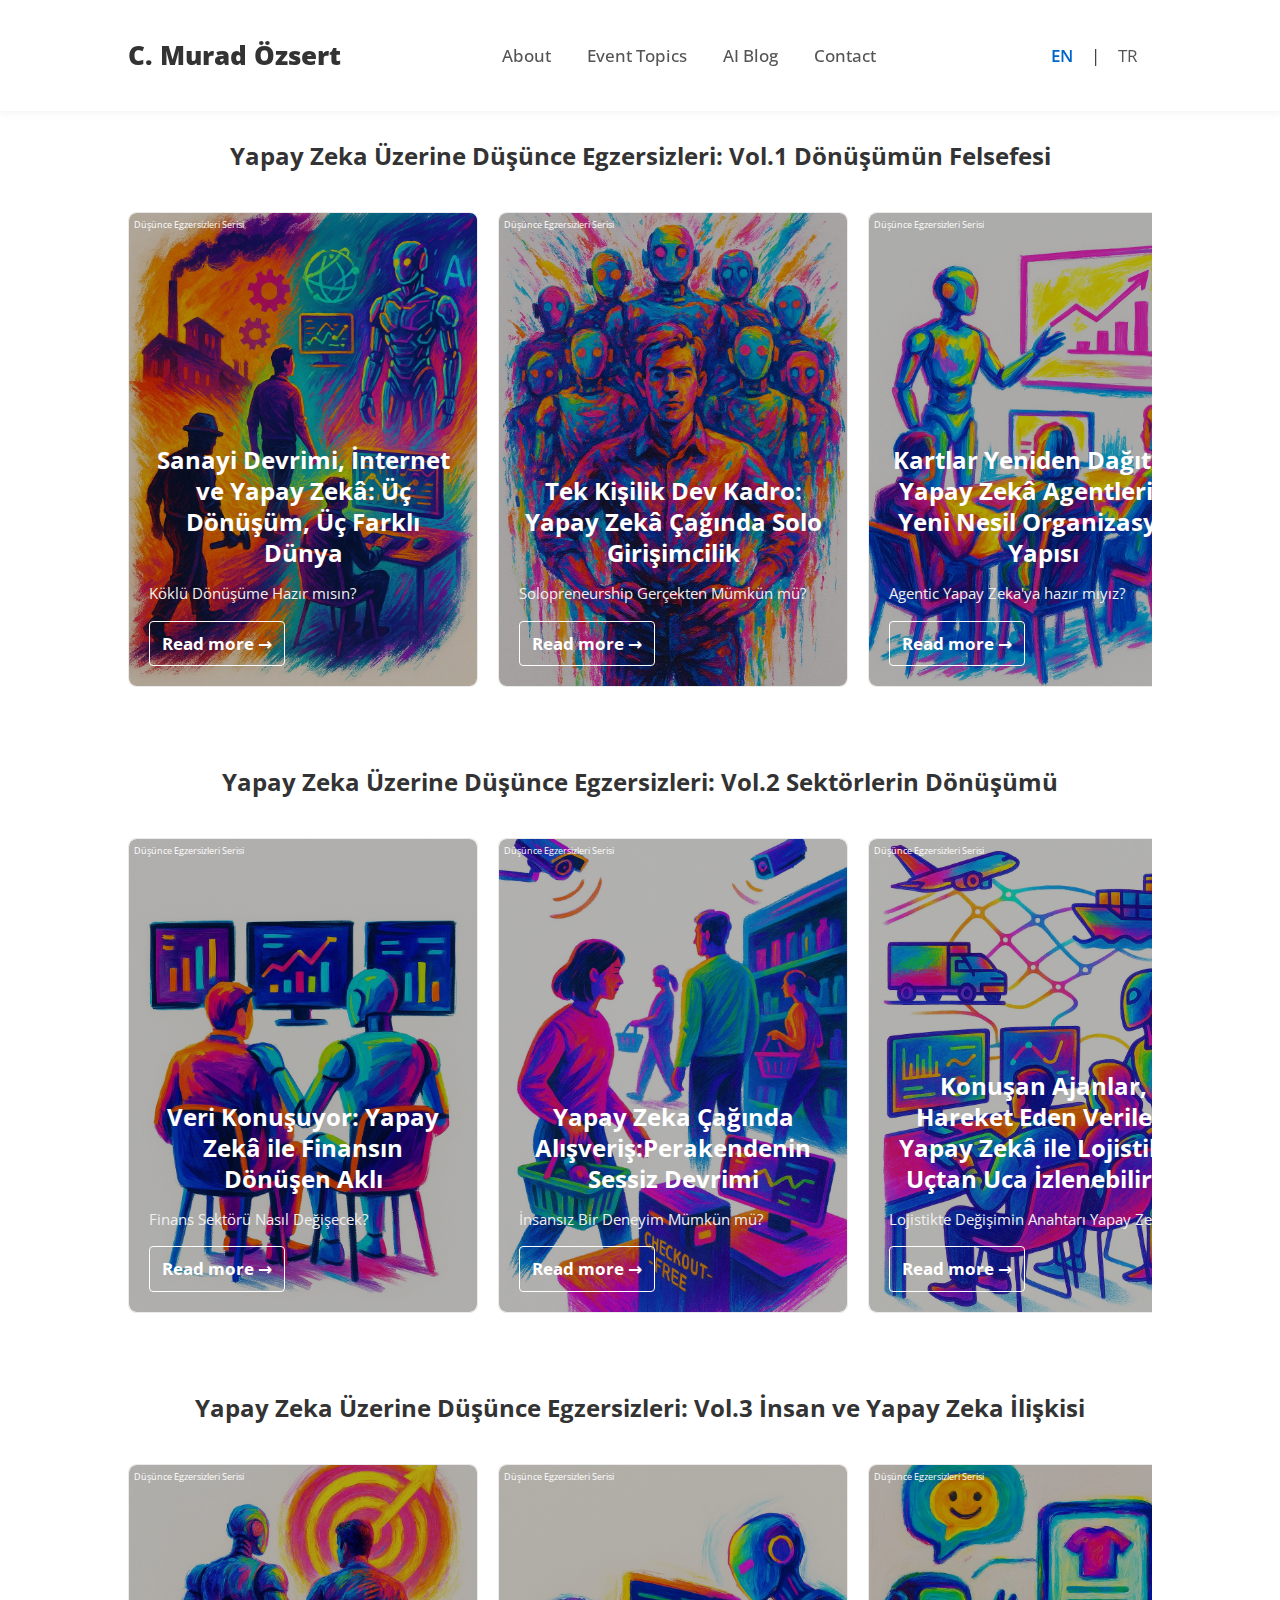
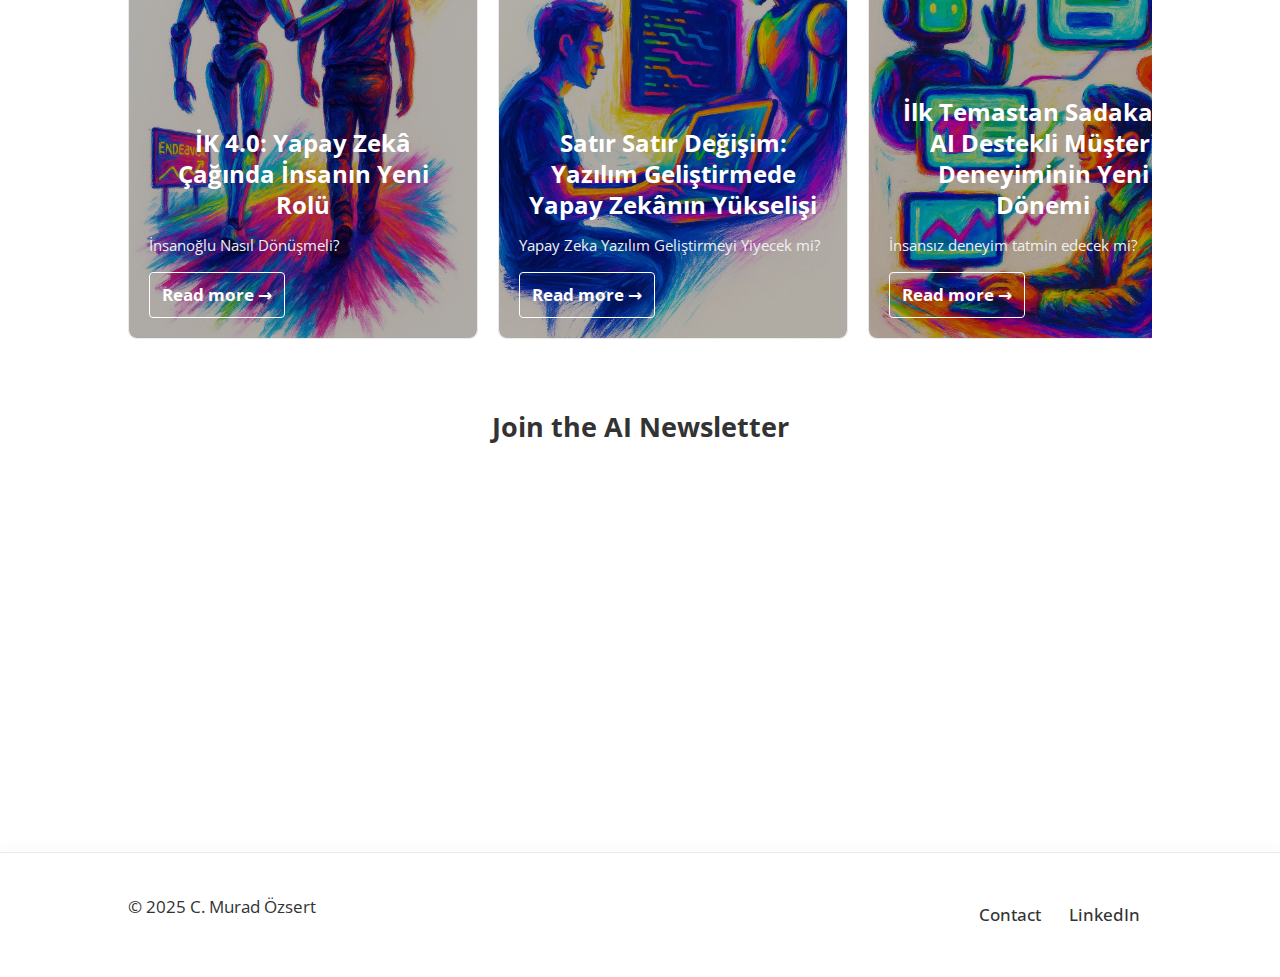
<file: topics_en.html>
<!DOCTYPE html>
<html lang="en">

<head>
    <meta charset="UTF-8">
    <meta name="viewport" content="width=device-width, initial-scale=1.0">
    <meta name="description" content="Placeholder: Welcome to C. Murad Özsert's personal website. Learn more about...">
    <!-- SEO: Update with real content -->

    <title>C. Murad Özsert - Home</title> <!-- SEO: Title -->
    <link rel="icon" type="image/x-icon" href="favicon.ico">
    <link rel="stylesheet" href="style.css"> <!-- Link to CSS -->

    <!-- Optional Favicons -->
    <!-- <link rel="icon" href="/favicon.ico" sizes="any"> -->
</head>

<body>

    <header>
        <div class="container header-flex"> <!-- Flex container for layout -->
            <div class="logo">
                <!-- Link the logo/name to the home page of the current language -->
                <a href="index_en.html"><strong>C. Murad Özsert</strong></a>
            </div>
            <nav class="main-nav">
                <ul>
                    <!-- Update hrefs when other pages are created -->
                    <li><a href="about_en.html">About</a></li>
                    <li><a href="topics_en.html">Event Topics</a></li>
                    <li><a href="blog_en.html">AI Blog</a></li>
                    <li><a href="contact_en.html">Contact</a></li>
                </ul>
            </nav>
            <div class="language-toggle">
                <a href="index_en.html" class="lang-active">EN</a> | <a href="index_tr.html">TR</a>
            </div>
            <!-- Optional: Mobile Menu Button (hidden by default, shown on mobile via CSS) -->
            <!-- <button class="mobile-menu-toggle" aria-label="Open navigation menu">☰</button> -->
        </div>
    </header>

    <main>
        <!-- Section 1: Carousel (Structure for one slide) -->
        <section id="ai-topics" class="container">
            <h3>Yapay Zeka Üzerine Düşünce Egzersizleri: Vol.1 Dönüşümün Felsefesi</h3>
            <ul id="ai-topics-list">
                <li style="background-image: url('assets/Topics_1.1.jpeg');">
                    <div class="ai-topics-content">
                        <h3>Sanayi Devrimi, İnternet ve Yapay Zekâ: Üç Dönüşüm, Üç Farklı Dünya</h3>
                        <p>Köklü Dönüşüme Hazır mısın?</p>
                        <a href="https://yapayzeka101.substack.com/p/tek-kisilik-dev-kadro-yapay-zeka" target="_blank"
                            rel="noopener noreferrer" class="read-more-link">Read more &rarr;</a>
                    </div>
                </li>
                <li style="background-image: url('assets/Topics_1.2.jpeg');">
                    <div class="ai-topics-content">
                        <h3>Tek Kişilik Dev Kadro: Yapay Zekâ Çağında Solo Girişimcilik</h3>
                        <p>Solopreneurship Gerçekten Mümkün mü?</p>
                        <a href="https://yapayzeka101.substack.com/p/yapay-zeka-meslekleri-donusturuyor" target="_blank"
                            rel="noopener noreferrer" class="read-more-link">Read more &rarr;</a>
                    </div>
                </li>
                <li style="background-image: url('assets/Topics_1.3.jpeg');">
                    <div class="ai-topics-content">
                        <h3>Kartlar Yeniden Dağıtıldı: Yapay Zekâ Agentleriyle Yeni Nesil Organizasyon Yapısı</h3>
                        <p>Agentic Yapay Zeka'ya hazır mıyız?</p>
                        <a href="https://yapayzeka101.substack.com/p/test-header" target="_blank"
                            rel="noopener noreferrer" class="read-more-link">Read more &rarr;</a>
                    </div>
                </li>
                <li style="background-image: url('assets/Topics_1.4.jpeg');">
                    <div class="ai-topics-content">
                        <h3>Veriyi Kim Sahiplenirse Geleceği O Yönetecek: Yapay Zekâ Çağında Kurumsal Hafıza</h3>
                        <p>Verimize Ne kadar Sahibiz?</p>
                        <a href="https://yapayzeka101.substack.com/p/test-header" target="_blank"
                            rel="noopener noreferrer" class="read-more-link">Read more &rarr;</a>
                    </div>
                </li>

            </ul>
        </section>

        <!-- Section 2: Carousel (Structure for one slide) -->
        <section id="ai-topics" class="container">
            <h3>Yapay Zeka Üzerine Düşünce Egzersizleri: Vol.2 Sektörlerin Dönüşümü</h3>
            <ul id="ai-topics-list">
                <li style="background-image: url('assets/Topics_2.1.jpeg');">
                    <div class="ai-topics-content">
                        <h3>Veri Konuşuyor: Yapay Zekâ ile Finansın Dönüşen Aklı</h3>
                        <p>Finans Sektörü Nasıl Değişecek?</p>
                        <a href="https://yapayzeka101.substack.com/p/tek-kisilik-dev-kadro-yapay-zeka" target="_blank"
                            rel="noopener noreferrer" class="read-more-link">Read more &rarr;</a>
                    </div>
                </li>
                <li style="background-image: url('assets/Topics_2.2.jpeg');">
                    <div class="ai-topics-content">
                        <h3>Yapay Zeka Çağında Alışveriş:Perakendenin Sessiz Devrimi</h3>
                        <p>İnsansız Bir Deneyim Mümkün mü?</p>
                        <a href="https://yapayzeka101.substack.com/p/yapay-zeka-meslekleri-donusturuyor" target="_blank"
                            rel="noopener noreferrer" class="read-more-link">Read more &rarr;</a>
                    </div>
                </li>
                <li style="background-image: url('assets/Topics_2.3.jpeg');">
                    <div class="ai-topics-content">
                        <h3>Konuşan Ajanlar, Hareket Eden Veriler: Yapay Zekâ ile Lojistikte Uçtan Uca İzlenebilirlik
                        </h3>
                        <p>Lojistikte Değişimin Anahtarı Yapay Zeka mı?</p>
                        <a href="https://yapayzeka101.substack.com/p/yapay-zeka-meslekleri-donusturuyor" target="_blank"
                            rel="noopener noreferrer" class="read-more-link">Read more &rarr;</a>
                    </div>
                </li>
                <li style="background-image: url('assets/Topics_2.4.jpeg');">
                    <div class="ai-topics-content">
                        <h3>Yeni nesil E-Ticaret: Yapay Zekâ ile Dönüşen Kullanıcı Deneyimi</h3>
                        <p>Internet ile Başlayan Dönüşüm Nasıl Devam Edecek?</p>
                        <a href="https://yapayzeka101.substack.com/p/yapay-zeka-meslekleri-donusturuyor" target="_blank"
                            rel="noopener noreferrer" class="read-more-link">Read more &rarr;</a>
                    </div>
                </li>
            </ul>
        </section>


        <!-- Section 3: Carousel (Structure for one slide) -->
        <section id="ai-topics" class="container">
            <h3>Yapay Zeka Üzerine Düşünce Egzersizleri: Vol.3 İnsan ve Yapay Zeka İlişkisi</h3>
            <ul id="ai-topics-list">
                <li style="background-image: url('assets/Topics_3.1.jpeg');">
                    <div class="ai-topics-content">
                        <h3>İK 4.0: Yapay Zekâ Çağında İnsanın Yeni Rolü</h3>
                        <p>İnsanoğlu Nasıl Dönüşmeli?</p>
                        <a href="https://yapayzeka101.substack.com/p/tek-kisilik-dev-kadro-yapay-zeka" target="_blank"
                            rel="noopener noreferrer" class="read-more-link">Read more &rarr;</a>
                    </div>
                </li>
                <li style="background-image: url('assets/Topics_3.2.jpeg');">
                    <div class="ai-topics-content">
                        <h3>Satır Satır Değişim: Yazılım Geliştirmede Yapay Zekânın Yükselişi</h3>
                        <p>Yapay Zeka Yazılım Geliştirmeyi Yiyecek mi?</p>
                        <a href="https://yapayzeka101.substack.com/p/yapay-zeka-meslekleri-donusturuyor" target="_blank"
                            rel="noopener noreferrer" class="read-more-link">Read more &rarr;</a>
                    </div>
                </li>
                <li style="background-image: url('assets/Topics_3.3.jpeg');">
                    <div class="ai-topics-content">
                        <h3>İlk Temastan Sadakate: AI Destekli Müşteri Deneyiminin Yeni Dönemi</h3>
                        <p>İnsansız deneyim tatmin edecek mi?</p>
                        <a href="https://yapayzeka101.substack.com/p/yapay-zeka-meslekleri-donusturuyor" target="_blank"
                            rel="noopener noreferrer" class="read-more-link">Read more &rarr;</a>
                    </div>
                </li>
                <li style="background-image: url('assets/Topics_3.4.jpeg');">
                    <div class="ai-topics-content">
                        <h3>Yaratıcılığın Yeni Ortağı: Tasarım Dünyasında Yapay Zekânın Etkisi
                        </h3>
                        <p>Hayallerin Başladığı Yer Daha mı Önemli Hale Geldi?</p>
                        <a href="https://yapayzeka101.substack.com/p/yapay-zeka-meslekleri-donusturuyor" target="_blank"
                            rel="noopener noreferrer" class="read-more-link">Read more &rarr;</a>
                    </div>
                </li>
            </ul>
        </section>

        <!-- Section 3: Substack Subscribe -->
        <section id="substack-subscribe" class="container text-center">
            <!-- Added text-center for potential centering -->
            <h2>Join the AI Newsletter</h2> <!-- English version of "AI Bülten'e Üye Ol" -->
            <div class="substack-embed-wrapper">
                <!-- The iframe provided by the user -->
                <iframe src="https://yapayzeka101.substack.com/embed" width="400" height="320"
                    style="background:white; max-width: 100%;" frameborder="0" scrolling="no"
                    title="Subscribe to Yapay Zeka 101 Newsletter"></iframe>
            </div>
        </section>

    </main>

    <footer>
        <div class="container footer-flex"> <!-- Flex container for layout -->
            <div class="copyright">
                <p>© 2025 C. Murad Özsert</p> <!-- Wireframe says 2025, adjust if needed -->
            </div>
            <div class="footer-links">
                <a href="contact_en.html">Contact</a> <!-- Link to Contact page -->
                <a href="YOUR_LINKEDIN_URL_HERE" target="_blank" rel="noopener noreferrer">LinkedIn</a>
                <!-- Add your real LinkedIn URL -->
                <!-- Add X/Twitter link if desired -->
                <!-- <a href="YOUR_X_URL_HERE" target="_blank" rel="noopener noreferrer">X</a> -->
            </div>
        </div>
    </footer>

    <!-- Link JavaScript file -->
    <script src="script.js"></script>
</body>

</html>
</file>
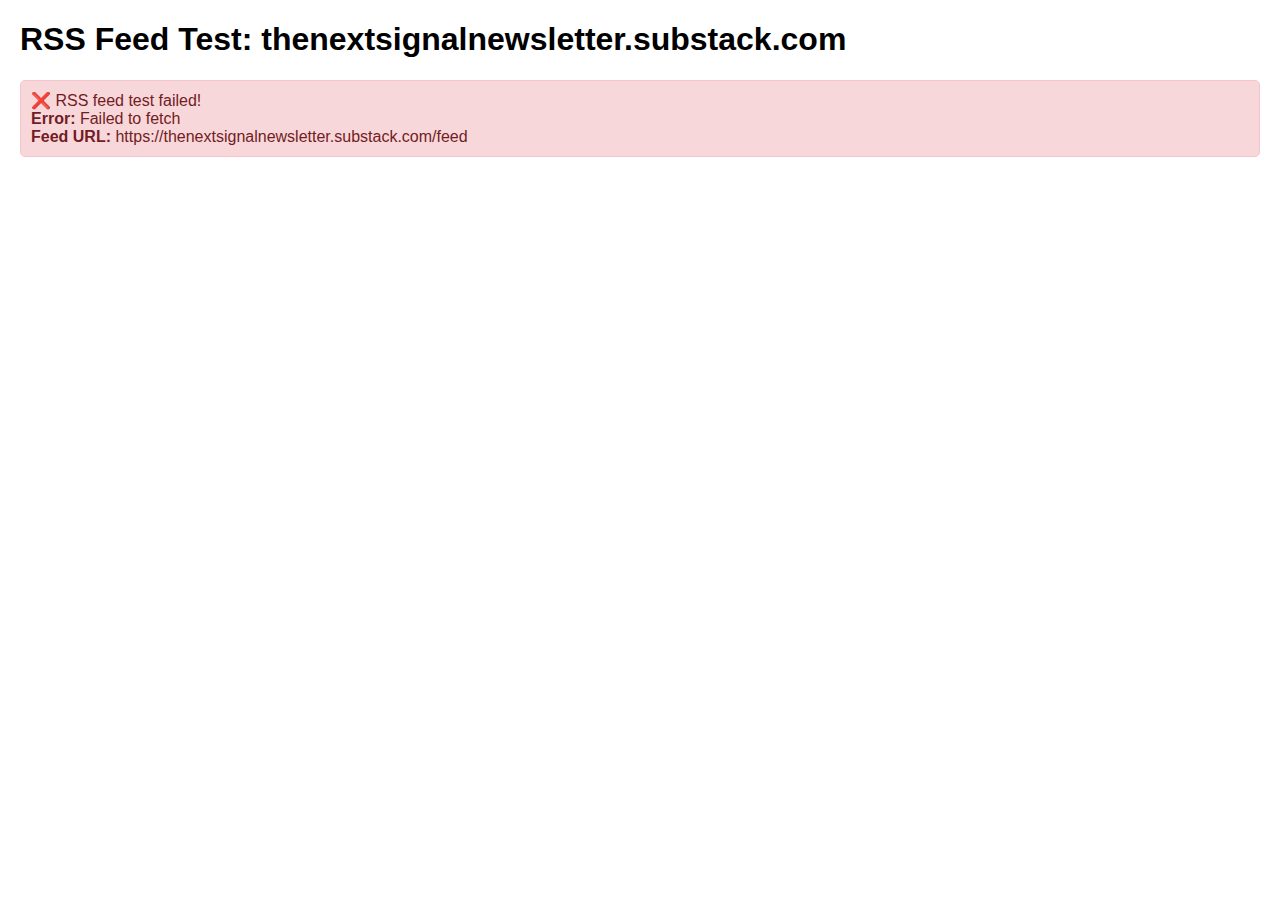
<file: test/test-rss.html>
<!DOCTYPE html>
<html lang="en">
<head>
    <meta charset="UTF-8">
    <meta name="viewport" content="width=device-width, initial-scale=1.0">
    <title>RSS Feed Test</title>
    <style>
        body { font-family: Arial, sans-serif; margin: 20px; }
        .test-result { padding: 10px; margin: 10px 0; border-radius: 5px; }
        .success { background-color: #d4edda; border: 1px solid #c3e6cb; color: #155724; }
        .error { background-color: #f8d7da; border: 1px solid #f5c6cb; color: #721c24; }
        .loading { background-color: #d1ecf1; border: 1px solid #bee5eb; color: #0c5460; }
        .feed-item { border: 1px solid #ddd; margin: 10px 0; padding: 15px; border-radius: 5px; }
        .feed-item h3 { margin-top: 0; color: #333; }
        .feed-item a { color: #007bff; text-decoration: none; }
        .feed-item a:hover { text-decoration: underline; }
    </style>
</head>
<body>
    <h1>RSS Feed Test: thenextsignalnewsletter.substack.com</h1>
    
    <div id="test-status" class="test-result loading">
        Testing RSS feed connection...
    </div>
    
    <div id="feed-results"></div>

    <script>
        const rssFeedUrl = 'https://thenextsignalnewsletter.substack.com/feed';
        const apiUrl = `https://api.rss2json.com/v1/api.json?rss_url=${encodeURIComponent(rssFeedUrl)}`;
        const statusDiv = document.getElementById('test-status');
        const resultsDiv = document.getElementById('feed-results');

        console.log('Testing RSS feed URL:', rssFeedUrl);
        console.log('RSS2JSON API URL:', apiUrl);

        fetch(apiUrl)
            .then(response => {
                console.log('Response status:', response.status);
                if (!response.ok) {
                    throw new Error(`HTTP error! status: ${response.status}`);
                }
                return response.json();
            })
            .then(data => {
                console.log('RSS2JSON response:', data);
                
                if (data.status !== 'ok') {
                    throw new Error(`RSS2JSON error: ${data.message || 'Unknown error'}`);
                }

                if (!data.items || data.items.length === 0) {
                    throw new Error('No items found in RSS feed');
                }

                // Success!
                statusDiv.className = 'test-result success';
                statusDiv.innerHTML = `
                    ✅ RSS feed is working!<br>
                    <strong>Feed title:</strong> ${data.feed?.title || 'N/A'}<br>
                    <strong>Feed description:</strong> ${data.feed?.description || 'N/A'}<br>
                    <strong>Items found:</strong> ${data.items.length}
                `;

                // Display first 3 items
                let html = '<h2>Latest Posts:</h2>';
                data.items.slice(0, 3).forEach((item, index) => {
                    const title = item.title || 'No title';
                    const link = item.link || '#';
                    const pubDate = item.pubDate || 'No date';
                    let description = item.description || item.content_text || 'No description';
                    
                    // Strip HTML and truncate
                    const tempDiv = document.createElement('div');
                    tempDiv.innerHTML = description;
                    description = tempDiv.textContent || tempDiv.innerText || "";
                    if (description.length > 200) {
                        description = description.substring(0, 200) + "...";
                    }

                    html += `
                        <div class="feed-item">
                            <h3><a href="${link}" target="_blank">${title}</a></h3>
                            <p><strong>Published:</strong> ${new Date(pubDate).toLocaleDateString()}</p>
                            <p>${description}</p>
                        </div>
                    `;
                });
                
                resultsDiv.innerHTML = html;
            })
            .catch(error => {
                console.error('Error testing RSS feed:', error);
                statusDiv.className = 'test-result error';
                statusDiv.innerHTML = `
                    ❌ RSS feed test failed!<br>
                    <strong>Error:</strong> ${error.message}<br>
                    <strong>Feed URL:</strong> ${rssFeedUrl}
                `;
            });
    </script>
</body>
</html>
</file>
<file: style.css>
/* --- Font Import --- */
@import url('https://fonts.googleapis.com/css2?family=Open+Sans:wght@300;400;500;600;700;800&display=swap');

/* --- Basic Reset & Box Sizing --- */
* {
    margin: 0;
    padding: 0;
    box-sizing: border-box;
}

/* --- Variables --- */
:root {
    /* Colors */
    --primary-color: #333333;    /* Dark gray for text */
    --secondary-color: #555;     /* Lighter gray */
    --accent-color: #0066cc;     /* Rich blue accent - slightly darker for better contrast */
    --background-color: #fff;    /* White background */
    --light-gray: #f8f9fa;       /* Lighter gray for backgrounds - softer */
    --border-color: #eaeaea;     /* Light border color - slightly darker for definition */
    
    /* Sizing */
    --container-max-width: 1200px;
    --section-padding: 60px;
    --content-padding: 20px;
    
    /* Typography */
    --base-font-family: 'Open Sans', system-ui, -apple-system, sans-serif; /* Better fallbacks */
    --base-font-size: 16px;
    --base-line-height: 1.6;
    --heading-line-height: 1.3;
    
    /* Effects */
    --transition-fast: 0.2s ease;
    --transition-normal: 0.3s ease;
    --transition-slow: 0.5s ease;
    
    /* Borders */
    --border-radius-sm: 4px;
    --border-radius-md: 8px;
    --border-radius-lg: 14px;
    
    /* Shadows */
    --shadow-sm: 0 2px 8px rgba(0, 0, 0, 0.05);
    --shadow-md: 0 4px 12px rgba(0, 0, 0, 0.08);
    --shadow-lg: 0 8px 24px rgba(0, 0, 0, 0.12);
}

/* --- AI Credits Banner --- */
.banner-wrapper {
    width: 100%;
    display: flex;
    justify-content: center;
    margin: 20px 0;
}

.ai-credits-banner {
    position: relative;
    width: fit-content;
    max-width: 900px;
    margin: 0;
    padding: 10px 30px;
    border-radius: 14px;
    background: rgba(255, 255, 255, 0.08); 
    background: linear-gradient(90deg, 
        rgba(255, 105, 180, 0.20) 0%, 
        rgba(188, 85, 216, 0.20) 20%, 
        rgba(78, 150, 240, 0.20) 40%, 
        rgba(72, 190, 120, 0.20) 60%,
        rgba(240, 180, 60, 0.20) 100%);
    backdrop-filter: blur(15px);
    -webkit-backdrop-filter: blur(15px);
    box-shadow: 0 10px 30px rgba(0, 0, 0, 0.08),
                0 0 20px rgba(255, 105, 180, 0.20),
                0 0 25px rgba(78, 150, 240, 0.20),
                0 0 30px rgba(72, 190, 120, 0.18);
    display: flex;
    align-items: center;
    justify-content: center;
    gap: 8px;
    font-size: 0.95rem;
    color: rgba(51, 51, 51, 0.9);
    text-align: center;
    overflow: hidden;
    transition: all 0.5s ease;
    animation: neonPulse 3s infinite alternate;
    border: 1px solid rgba(255, 255, 255, 0.18);
}

.ai-credits-banner::before {
    content: '';
    position: absolute;
    inset: 0;
    border-radius: 14px;
    padding: 3px; 
    background: linear-gradient(90deg, 
        rgba(255, 105, 180, 0.85) 0%, 
        rgba(188, 85, 216, 0.85) 20%, 
        rgba(78, 150, 240, 0.85) 40%, 
        rgba(72, 190, 120, 0.85) 60%,
        rgba(240, 180, 60, 0.85) 100%);
    -webkit-mask: linear-gradient(#fff 0 0) content-box, linear-gradient(#fff 0 0);
    mask: linear-gradient(#fff 0 0) content-box, linear-gradient(#fff 0 0);
    -webkit-mask-composite: xor;
    mask-composite: exclude; 
    pointer-events: none;
    opacity: 0.9;
    animation: gradientShift 8s ease infinite;
}

.ai-icon {
    display: flex;
    align-items: center;
    justify-content: center;
}

.ai-credits-banner img.lucide {
    width: 22px;
    height: 22px;
    flex-shrink: 0;
    opacity: 0.9;
    color: inherit;
    transition: transform 0.3s ease;
    filter: opacity(0.85);
}

.ai-credits-banner .ai-icon:hover img.lucide {
    transform: scale(1.1);
}

.ai-credits-banner strong {
    font-weight: 600;
    color: rgba(0, 0, 0, 0.85);
}

.ai-text-container {
    display: flex;
    flex-direction: column;
    align-items: flex-start;
    text-align: left;
    gap: 2px;
}

.ai-text-bold {
    font-weight: 600;
    color: rgba(0, 0, 0, 0.85);
}

.ai-text-regular {
    font-weight: normal;
    color: rgba(51, 51, 51, 0.9);
}

.strikethrough {
    text-decoration: line-through;
    color: rgba(51, 51, 51, 0.6);
    transition: all 0.3s ease;
}

/* Animation for banner appearance */
@keyframes fadeSlideUp {
    0% {
        opacity: 0;
        transform: translateY(20px);
        box-shadow: 0 0 0 rgba(0, 0, 0, 0);
    }
    50% {
        opacity: 0.8;
    }
    100% {
        opacity: 1;
        transform: translateY(0);
        box-shadow: 0 8px 32px rgba(0, 0, 0, 0.08);
    }
}

@keyframes gradientShift {
    0% {
        background-position: 0% 50%;
        background-size: 200% 100%;
    }
    50% {
        background-position: 100% 50%;
        background-size: 200% 100%;
    }
    100% {
        background-position: 0% 50%;
        background-size: 200% 100%;
    }
}

@keyframes neonPulse {
    0% {
        box-shadow: 0 10px 30px rgba(0, 0, 0, 0.08),
                    0 0 15px rgba(255, 105, 180, 0.15),
                    0 0 20px rgba(78, 150, 240, 0.12);
    }
    50% {
        box-shadow: 0 10px 30px rgba(0, 0, 0, 0.09),
                    0 0 18px rgba(188, 85, 216, 0.20),
                    0 0 25px rgba(78, 150, 240, 0.20),
                    0 0 15px rgba(72, 190, 120, 0.18);
    }
    100% {
        box-shadow: 0 10px 30px rgba(0, 0, 0, 0.10),
                    0 0 20px rgba(255, 105, 180, 0.25),
                    0 0 30px rgba(78, 150, 240, 0.25),
                    0 0 25px rgba(72, 190, 120, 0.20),
                    0 0 15px rgba(240, 180, 60, 0.22);
    }
}

/* --- General Body Styling --- */
body {
    font-family: var(--base-font-family);
    font-size: var(--base-font-size);
    line-height: var(--base-line-height);
    color: var(--primary-color);
    background-color: var(--background-color);
    -webkit-font-smoothing: antialiased;
    -moz-osx-font-smoothing: grayscale;
    text-rendering: optimizeLegibility;
    overflow-x: hidden;
    scroll-behavior: smooth;
    transition: background-color var(--transition-normal);
}

img {
    max-width: 100%; /* Make images responsive by default */
    height: auto;
    display: block; /* Remove extra space below images */
    border-radius: var(--border-radius-sm);
    transition: transform var(--transition-normal);
}

a {
    color: var(--accent-color);
    text-decoration: none; /* Remove underlines */
    transition: color var(--transition-fast), opacity var(--transition-fast);
    position: relative;
}

a:hover {
    opacity: 0.9;
    text-decoration: none;
}

a.animated-link {
    display: inline-block;
    position: relative;
}

a.animated-link::after {
    content: '';
    position: absolute;
    width: 0;
    height: 1px;
    bottom: -2px;
    left: 0;
    background-color: currentColor;
    transition: width var(--transition-normal);
}

a.animated-link:hover::after {
    width: 100%;
}

h1, h2, h3, h4, h5, h6 {
    margin-bottom: 0.75em;
    line-height: 1.3;
}

h1 { font-size: 2.6em; }
h2 { font-size: 1.6em; }
h3 { font-size: 1.4em; }

p {
    margin-bottom: 1em;
}

ul {
    list-style: none; /* Remove default bullets */
}

/* --- Utility Classes --- */
.container {
    width: 90%; /* Padding on mobile */
    max-width: var(--container-max-width); /* Max width on desktop */
    margin: 0 auto; /* Center the container */
    padding: 20px 0; /* Vertical padding */
}

.text-center {
    text-align: center;
}

/* --- Header --- */
header {
    background-color: var(--background-color);
    padding: 15px 0;
    position: sticky;
    top: 0;
    z-index: 100;
    box-shadow: var(--shadow-sm);
    transition: all var(--transition-normal);
}

header.scrolled {
    padding: 10px 0;
    box-shadow: var(--shadow-md);
}

.header-flex {
    display: flex;
    flex-direction: column; /* Stack items vertically on mobile */
    align-items: center; /* Center items on mobile */
    gap: 18px; /* Increased space between items */
}

.logo a {
    font-size: 1.5em;
    font-weight: bold;
    color: var(--primary-color);
    text-decoration: none;
    transition: transform var(--transition-fast), opacity var(--transition-fast);
}

.logo a:hover {
    opacity: 0.85;
    transform: translateY(-1px);
}

.main-nav ul {
    display: flex;
    flex-wrap: wrap; /* Allow items to wrap on small screens */
    justify-content: center; /* Center nav items on mobile */
    gap: 12px 20px; /* Increased vertical and horizontal gap */
}

.main-nav a {
    color: var(--secondary-color);
    padding: 6px 8px;
    position: relative;
    font-weight: 500;
    transition: color var(--transition-fast);
}

.main-nav a::after {
    content: '';
    position: absolute;
    width: 0;
    height: 2px;
    bottom: 0;
    left: 50%;
    transform: translateX(-50%);
    background-color: var(--primary-color);
    transition: width var(--transition-normal);
    opacity: 0;
}

.main-nav a:hover::after,
.main-nav a.active::after {
    width: 70%;
    opacity: 1;
}

.main-nav a:hover,
.main-nav a.active { /* Style for active page link */
    color: var(--primary-color);
    text-decoration: none;
}

.language-toggle a {
    margin: 0 6px;
    color: var(--secondary-color);
    padding: 4px 8px;
    border-radius: var(--border-radius-sm);
    transition: all var(--transition-fast);
}

.language-toggle a:hover {
    background-color: var(--light-gray);
}

.language-toggle a.lang-active { /* Style for active language */
    color: var(--accent-color);
    font-weight: 600;
    text-decoration: none;
    cursor: default;
}

/* --- Main Content Sections --- */
main {
    min-height: 60vh; /* Ensure footer doesn't jump up on short pages */
}

section {
    padding: 30px 0; /* Vertical padding between sections */
}

section:nth-of-type(odd) { /* Alternate background colors (optional) */
    background-color: var(--background-color);
}

/* --- Hero Carousel Section --- */
#hero-carousel .container {
    padding-top: 10px; /* Less padding at the top */
}

.slide-grid {
    display: flex;
    flex-direction: column; /* Stack columns on mobile */
    gap: 20px;
    align-items: center; /* Center items when stacked */
    text-align: center; /* Center text on mobile */
}

.content-box {
    /* Reserved for text box styles */
    width: 100%;
}

.photo-box {
    /* Styles for the image box */
    max-width: 400px; /* Limit photo size */
    margin: 0 auto; /* Center photo */
}

.photo-box img {
    border-radius: var(--border-radius-md); /* Rounded corners for image */
    box-shadow: var(--shadow-sm);
    transition: transform var(--transition-normal), box-shadow var(--transition-normal);
}

.photo-box img:hover {
    transform: translateY(-3px);
    box-shadow: var(--shadow-md);
}


/* --- Newsletter Subscribe Section --- */
#newsletter-subscribe {
    padding: 60px 0;
    background-color: var(--background-light);
}

#newsletter-subscribe h2 {
    text-align: center;
    margin-bottom: 20px;
}

.newsletter-card {
    background: white;
    border-radius: 16px;
    padding: 40px;
    box-shadow: 0 4px 20px rgba(0, 0, 0, 0.1);
    max-width: 500px;
    margin: 0 auto;
    text-align: center;
}

.newsletter-logo {
    width: 60px;
    height: 60px;
    margin: 0 auto 20px;
    display: block;
    border-radius: 8px;
}

.newsletter-title {
    font-size: 1.8rem;
    font-weight: 700;
    color: var(--text-dark);
    margin: 0 0 12px 0;
}

.newsletter-description {
    font-size: 1rem;
    color: var(--text-medium);
    line-height: 1.5;
    margin: 0 0 8px 0;
}

.newsletter-author {
    font-size: 0.875rem;
    color: var(--text-light);
    margin: 0 0 30px 0;
    font-style: italic;
}

.newsletter-buttons {
    display: flex;
    flex-direction: column;
    gap: 12px;
    align-items: center;
}

.newsletter-button {
    display: flex;
    flex-direction: column;
    justify-content: center;
    padding: 12px 20px;
    text-align: center;
    outline: none;
    text-decoration: none !important;
    color: #ffffff !important;
    width: 280px;
    height: 44px;
    border-radius: 22px;
    font-family: "SF Pro Text", Helvetica, sans-serif;
    font-weight: 600;
    font-size: 14px;
    transition: all 0.3s ease;
    border: none;
    cursor: pointer;
    white-space: nowrap;
}

.linkedin-button {
    background-color: #0A66C2;
}

.linkedin-button:hover {
    background-color: #085699;
    transform: translateY(-2px);
    box-shadow: 0 4px 12px rgba(10, 102, 194, 0.3);
}

.substack-button {
    background-color: #FF6719;
}

.substack-button:hover {
    background-color: #E55A16;
    transform: translateY(-2px);
    box-shadow: 0 4px 12px rgba(255, 103, 25, 0.3);
}

@media (min-width: 600px) {
    .newsletter-buttons {
        flex-direction: row;
        justify-content: center;
        gap: 16px;
    }
}

/* --- Latest AI News Section --- */
#latest-ai-news {
    padding: 30px 0;
}

#latest-ai-news h2 {
    text-align: center;
    margin-bottom: 20px;
}

#ai-news-list {
    list-style: none;
    padding: 0;
    margin: 0 auto;
    display: grid;
    grid-template-columns: repeat(auto-fit, minmax(280px, 1fr));
    grid-auto-rows: 300px;
    gap: 16px;
    padding-bottom: 20px;
    max-width: 1200px;
}

/* Bento layout size variations */
/* First item always takes 2x2 square */
#ai-news-list li:first-child {
    grid-column: span 2;
    grid-row: span 2;
}

#ai-news-list li.bento-large {
    grid-column: span 2;
    grid-row: span 2;
}

#ai-news-list li.bento-wide {
    grid-column: span 2;
    grid-row: span 1;
}

#ai-news-list li.bento-tall {
    grid-column: span 1;
    grid-row: span 2;
}

#ai-news-list li.bento-regular {
    grid-column: span 1;
    grid-row: span 1;
}

#ai-news-list li {
    border: 1px solid var(--border-color);
    border-radius: var(--border-radius-md);
    position: relative;
    background-size: cover;
    background-position: center;
    display: flex;
    flex-direction: column;
    justify-content: flex-end;
    padding: 0;
    overflow: hidden;
    color: white;
    box-shadow: var(--shadow-sm);
    transition: transform var(--transition-normal), box-shadow var(--transition-normal);
    min-height: 200px;
}

#ai-news-list li::before { /* Add a dark overlay for text readability */
    content: "Yapay Zeka'nın Gücü Adına!";
    position: absolute;
    top: 0;
    left: 0;
    right: 0;
    bottom: 0;
    background-color: rgba(0, 0, 0, 0.2); /* Semi-transparent black overlay */
    z-index: 1; /* Ensure overlay is above background image */
    border-radius: inherit; /* Inherit border-radius from parent li */
    padding: 5px;
    font-size: 0.5em;
}

.ai-news-content {
    position: relative; /* Position content above the overlay */
    z-index: 2;
    padding: 20px; /* Padding for the content inside the list item */
    /* background-color: rgba(0,0,0,0.5); /* Optional: Dark semi-transparent background for content area */
    /* border-radius: 0 0 8px 8px; /* Rounded bottom corners if content is at the bottom */
}

.ai-news-image { /* This class is no longer used for a separate img tag, but kept if needed elsewhere */
    display: none; /* Hide the separate image tag as it's now a background */
}

#ai-news-list li h3 {
    font-size: 1.4em; /* Larger title */
    margin-bottom: 0.5em;
    color: #fff; /* White color for title */
}

#ai-news-list li p {
    font-size: 0.9em;
    margin-bottom: 1em;
    text-align: left;
    color: #f0f0f0; /* Light gray for description */
}

#ai-news-list li a.read-more-link {
    text-decoration: none;
    color: #fff; /* White color for link */
    font-weight: bold;
    display: inline-block; /* To allow padding and better click area */
    padding: 8px 12px;
    border: 1px solid #fff; /* White border for the link */
    border-radius: 4px;
    transition: background-color 0.3s, color 0.3s;
}

#ai-news-list li:hover {
    transform: translateY(-5px);
    box-shadow: var(--shadow-md);
}

#ai-news-list li a.read-more-link:hover {
    background-color: #fff; /* White background on hover */
    color: var(--primary-color); /* Dark text on hover */
    text-decoration: none;
}

#ai-news-list p { /* For the loading message */
    text-align: center;
    color: var(--secondary-color);
}

/* --- Topics Section --- */

#ai-topics {
    padding: 30px 0;
}

#ai-topics h2 {
    text-align: center;
    margin-bottom: 20px;
}

#ai-topics h3 {
    text-align: center;
    margin-bottom: 40px;
}

#ai-topics-list {
    list-style: none;
    padding: 0;
    margin: 0 auto; /* Center the list container if it has a max-width, otherwise not strictly needed for flex */
    display: flex; /* Enable flexbox for horizontal layout */
    overflow-x: auto; /* Allow horizontal scrolling */
    padding-bottom: 20px; /* Add some padding for the scrollbar */
    scrollbar-width: none; /* Firefox */
    -ms-overflow-style: none; /* IE and Edge */
}

#ai-topics-list::-webkit-scrollbar {
    display: none; /* Chrome, Safari, Opera */
}

#ai-topics-list li {
    border: 1px solid var(--border-color);
    border-radius: 8px; /* Rounded corners like screenshot */
    margin-right: 20px; /* Space between items */
    margin-bottom: 0; /* Remove bottom margin as items are side-by-side */
    position: relative; /* For positioning the content overlay */
    background-size: cover; /* Ensure background image covers the area */
    background-position: center; /* Center the background image */
    width: 350px; /* Updated width as per user example */
    height: 475px; /* Updated height as per user example */
    display: flex; /* Use flex to help with content alignment */
    flex-direction: column; /* Stack content vertically */
    justify-content: flex-end; /* Align content to the bottom */
    padding: 0; /* Remove padding from li, will add to content box */
    overflow: hidden; /* Ensure content doesn't spill out */
    color: white; /* Default text color for items, assuming dark overlay/images */
    flex-shrink: 0; /* Prevent items from shrinking */
}

#ai-topics-list li::before { /* Add a dark overlay for text readability */
    content: "Düşünce Egzersizleri Serisi";
    position: absolute;
    top: 0;
    left: 0;
    right: 0;
    bottom: 0;
    background-color: rgba(0, 0, 0, 0.3); /* Semi-transparent black overlay */
    z-index: 1; /* Ensure overlay is above background image */
    border-radius: inherit; /* Inherit border-radius from parent li */
    padding: 5px;
    font-size: 0.5em;
}

.ai-topics-content {
    position: relative; /* Position content above the overlay */
    z-index: 2;
    padding: 20px; /* Padding for the content inside the list item */
    /* background-color: rgba(0,0,0,0.5); /* Optional: Dark semi-transparent background for content area */
    /* border-radius: 0 0 8px 8px; /* Rounded bottom corners if content is at the bottom */
}

.ai-topics-image { /* This class is no longer used for a separate img tag, but kept if needed elsewhere */
    display: none; /* Hide the separate image tag as it's now a background */
}

#ai-topics-list li h3 {
    font-size: 1.4em; /* Larger title */
    margin-bottom: 0.5em;
    color: #fff; /* White color for title */
}

#ai-topics-list li p {
    font-size: 0.9em;
    margin-bottom: 1em;
    text-align: left;
    color: #f0f0f0; /* Light gray for description */
}

#ai-topics-list li a.read-more-link {
    text-decoration: none;
    color: #fff; /* White color for link */
    font-weight: bold;
    display: inline-block; /* To allow padding and better click area */
    padding: 8px 12px;
    border: 1px solid #fff; /* White border for the link */
    border-radius: 4px;
    transition: background-color 0.3s, color 0.3s;
}

#ai-topics-list li a.read-more-link:hover {
    background-color: #fff; /* White background on hover */
    color: var(--primary-color); /* Dark text on hover */
    text-decoration: none;
}

#ai-topics-list p { /* For the loading message */
    text-align: center;
    color: var(--secondary-color);
}

/* Modal styles */
.modal {
    display: none; /* Hidden by default */
    position: fixed; /* Stay in place */
    z-index: 1000; /* Sit on top */
    left: 0;
    top: 0;
    width: 100%; /* Full width */
    height: 100%; /* Full height */
    overflow: auto; /* Enable scroll if needed */
    background-color: rgba(0, 0, 0, 0.8); /* Black w/ opacity */
    padding-top: 60px; /* Location of the box */
}

.modal-content-container {
    position: relative;
    margin: auto;
    display: block;
    width: 80%;
    max-width: 700px;
}

.modal-content-image {
    width: 100%;
    height: auto;
    display: block;
}

.modal-text-display {
    position: absolute;
    bottom: 20px; /* Adjust as needed */
    left: 20px; /* Adjust as needed */
    right: 20px; /* Adjust as needed */
    background-color: rgba(0, 0, 0, 0.3); /* Semi-transparent background for text */
    color: white;
    padding: 15px;
    text-align: center;
   /* font-size: 0.8em; */
    border-radius: 5px;
}

.close-button {
    position: absolute;
    top: 15px;
    right: 35px;
    color: #f1f1f1;
    font-size: 40px;
    font-weight: bold;
    transition: 0.3s;
}

.close-button:hover,
.close-button:focus {
    color: #bbb;
    text-decoration: none;
    cursor: pointer;
}

/* Hide the modal text in the list items by default */
.ai-topics-content .modal-text {
    display: none;
}

/* --- Footer --- */
footer {
    background-color: var(--background-color);
    color: var(--primary-color);
    padding: 20px 0;
    margin-top: 40px; /* Space above footer */
    border-top: 1px solid var(--border-color);
    box-shadow: 0 -5px 15px rgba(0,0,0,0.025);
}

.footer-flex {
    display: flex;
    flex-direction: column; /* Stack on mobile */
    align-items: center; /* Center on mobile */
    text-align: center;
    gap: 15px;
}

.footer-links a {
    color: var(--primary-color);
    margin: 0 12px;
    position: relative;
    transition: color var(--transition-fast);
    font-weight: 500;
}

.footer-links a:hover {
    color: var(--accent-color);
    text-decoration: none;
}

.footer-links a::after {
    content: '';
    position: absolute;
    width: 0;
    height: 1px;
    bottom: -2px;
    left: 0;
    background-color: var(--primary-color);
    transition: width var(--transition-normal);
}

.footer-links a:hover::after {
    width: 100%;
}


/* Photo hover transition styles */
.photo-hover-container {
    position: relative;
    display: inline-block;
    width: 100%;
    max-width: 400px;
    /* Add a min-height to prevent collapse */
    min-height: 400px;
}
.main-photo {
    position: absolute;
    top: 0; left: 0;
    width: 100%;
    height: auto;
    transition: opacity 0.5s ease;
    display: block;
}
.main-photo-front {
    z-index: 2;
    opacity: 1;
}
.main-photo-back {
    z-index: 1;
    opacity: 0;
}
/* Show Main_2.jpg on hover or when .scrolled-in is present */
.photo-hover-container:hover .main-photo-front,
.photo-hover-container.scrolled-in .main-photo-front {
    opacity: 0;
}
.photo-hover-container:hover .main-photo-back,
.photo-hover-container.scrolled-in .main-photo-back {
    opacity: 1;
}

/* Carousel Dot Navigation */
.carousel-dots {
    text-align: center;
    margin-top: 15px;
}

.carousel-dots .dot {
    display: inline-block;
    width: 12px;
    height: 12px;
    margin: 0 8px;
    background-color: #bbb;
    border-radius: 50%;
    cursor: pointer;
    transition: background-color 0.3s ease;
}

.carousel-dots .dot.active {
    background-color: var(--primary-color);
    transform: scale(1.2);
}

.carousel-dots .dot:hover {
    background-color: #999;
}

/* --- Responsiveness --- */

@media (max-width: 1023px) and (min-width: 768px) {
    #ai-news-list {
        grid-template-columns: repeat(auto-fit, minmax(240px, 1fr));
        grid-auto-rows: 260px;
    }
    
    /* First item maintains 2x2 on tablet */
    #ai-news-list li:first-child {
        grid-column: span 2;
        grid-row: span 2;
    }
    
    /* Limit spans on tablet */
    #ai-news-list li.bento-large {
        grid-column: span 2;
        grid-row: span 2;
    }
    
    #ai-news-list li.bento-wide {
        grid-column: span 2;
        grid-row: span 1;
    }
}

@media (max-width: 767px) {
    #ai-news-list {
        grid-template-columns: 1fr;
        grid-auto-rows: 300px;
        max-width: 100%;
        padding: 0 10px 20px;
    }

    /* Override all bento classes on mobile for single column */
    #ai-news-list li.bento-large,
    #ai-news-list li.bento-wide,
    #ai-news-list li.bento-tall,
    #ai-news-list li.bento-regular {
        grid-column: span 1;
        grid-row: span 1;
    }
    
    #ai-topics-list {
        flex-direction: column;
        align-items: center;
        overflow-x: visible;
    }
    
    #ai-topics-list li {
        width: 90%;
        max-width: 400px;
        height: auto;
        margin-right: 0;
        margin-bottom: 20px;
    }

    header {
        padding: 12px 0;
    }
    
    .main-nav ul {
        gap: 8px 15px;
    }
    
    h1 { font-size: 2.2em; }
    h2 { font-size: 1.4em; }
    h3 { font-size: 1.2em; }
    
    section {
        padding: 20px 0;
    }

    /* AI Credits Banner mobile styling */
    .ai-credits-banner {
        padding: 6px 12px;
        font-size: 0.75rem;
        flex-direction: column;
        gap: 3px;
        max-width: 95%;
        margin: 10px 0;
    }
    
    .ai-credits-banner img.lucide {
        width: 16px;
        height: 16px;
    }
    
    .ai-text-container {
        align-items: center;
        text-align: center;
        gap: 1px;
    }
    
    .ai-text-bold {
        font-size: 0.75rem;
        line-height: 1.2;
    }
    
    .ai-text-regular {
        font-size: 0.7rem;
        line-height: 1.2;
    }

    .modal-text-display {
        display: none; /* Hide modal text on smaller screens */
    }
}

/* Extra small screens (small phones) */
@media (max-width: 480px) {
    .ai-credits-banner {
        padding: 4px 8px;
        font-size: 0.65rem;
        max-width: 98%;
        margin: 8px 0;
        gap: 2px;
    }
    
    .ai-credits-banner img.lucide {
        width: 14px;
        height: 14px;
    }
    
    .ai-text-bold {
        font-size: 0.65rem;
        line-height: 1.1;
    }
    
    .ai-text-regular {
        font-size: 0.6rem;
        line-height: 1.1;
    }
    
    .banner-wrapper {
        margin: 8px 0;
    }
}

/* Medium screens (Tablets and larger) */
@media (min-width: 768px) {
    :root {
        --base-font-size: 11px; /* Slightly larger font on desktop */
    }
    
    .container {
        width: 85%;
    }

    .header-flex {
        flex-direction: row; /* Align header items horizontally */
        justify-content: space-between; /* Space out logo, nav, lang */
    }

    .main-nav ul {
        justify-content: flex-end; /* Align nav items to the right */
    }

    .slide-grid {
        flex-direction: row; /* Place columns side-by-side */
        text-align: left; /* Align text left */
        align-items: flex-start; /* Align items to the top */
    }

    .slide-grid .content-box {
        flex: 1; /* Allow content box to take available space */
        padding-right: 20px; /* Add space between content and photo */
    }

    .slide-grid .photo-box {
        flex-basis: 40%; /* Suggest a width for the photo column */
        max-width: 400px; /* Maintain max width */
        margin: 0; /* Reset mobile margin */
    }

    .footer-flex {
        flex-direction: row; /* Align footer items horizontally */
        justify-content: space-between; /* Space out copyright and links */
        text-align: left;
    }
    
    /* AI Credits Banner tablet styling */
    .ai-credits-banner {
        padding: 10px 25px;
        font-size: 0.92rem;
        flex-direction: row;
        gap: 8px;
        max-width: 850px;
        margin: 15px 0;
    }
    
    .ai-credits-banner img.lucide {
        width: 21px;
        height: 21px;
    }
    
    .ai-text-container {
        align-items: flex-start;
        text-align: left;
        gap: 3px;
    }
    
    .ai-text-bold {
        font-size: 0.92rem;
        line-height: 1.3;
        font-weight: 600;
    }
    
    .ai-text-regular {
        font-size: 0.88rem;
        line-height: 1.3;
    }
    
    .banner-wrapper {
        margin: 15px 0;
    }
}

/* Large screens (Desktops) */
@media (min-width: 992px) {
    :root {
        --base-font-size: 13px; /* Slightly larger font on desktop */
    }

    .container {
        width: 80%;
    }

     .slide-grid .content-box {
        padding-right: 40px; /* More space on larger screens */
    }
}

/* Extra Large screens (Large Desktops) */
@media (min-width: 1200px) {
    /* Potential adjustments for very wide screens if needed */
    /* e.g., increase --container-max-width if desired */
        :root {
        --base-font-size: 17px; /* Slightly larger font on desktop */
    }
}

/* Extra Large screens (Large Desktops) */
@media (min-width: 3000px) {
    /* Potential adjustments for very wide screens if needed */
    /* e.g., increase --container-max-width if desired */
    :root {
        --base-font-size: 20px; /* Slightly larger font on desktop */
        --container-max-width: 1600px;
    }    
}
</file>
